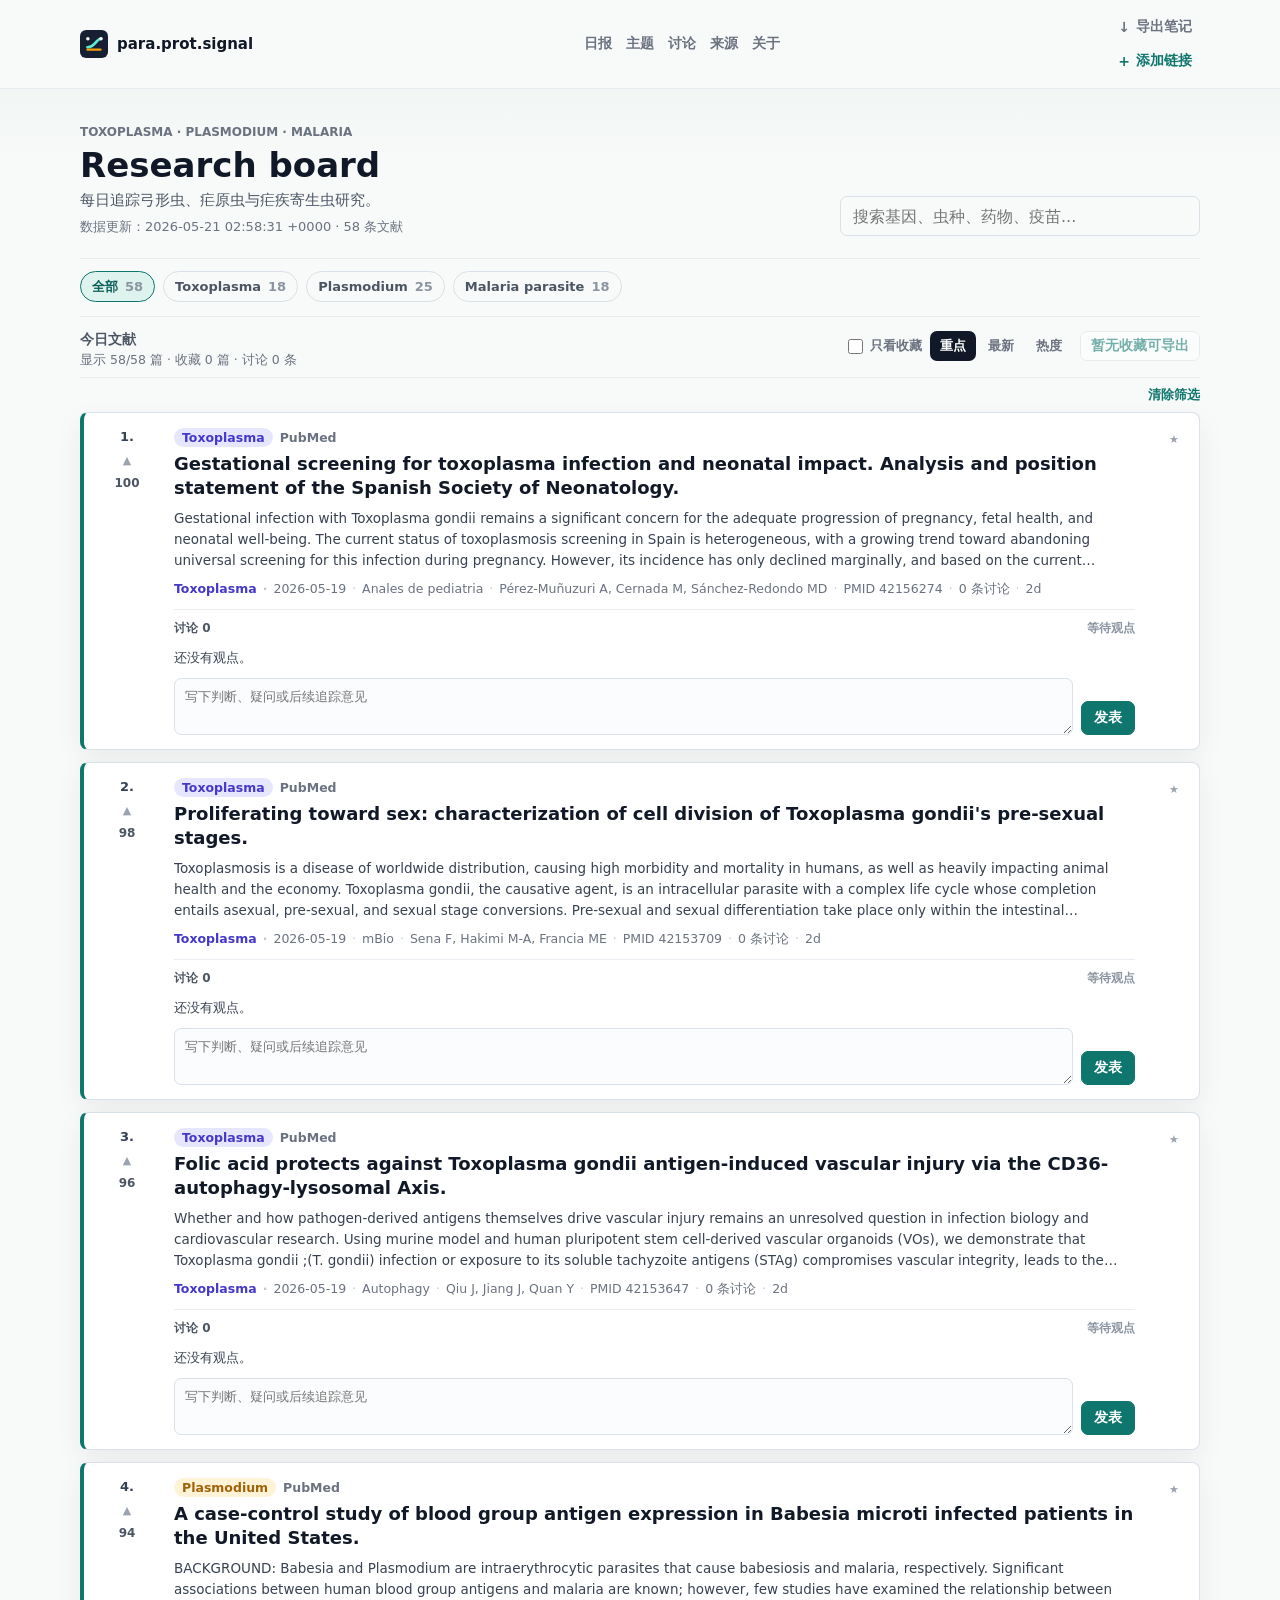
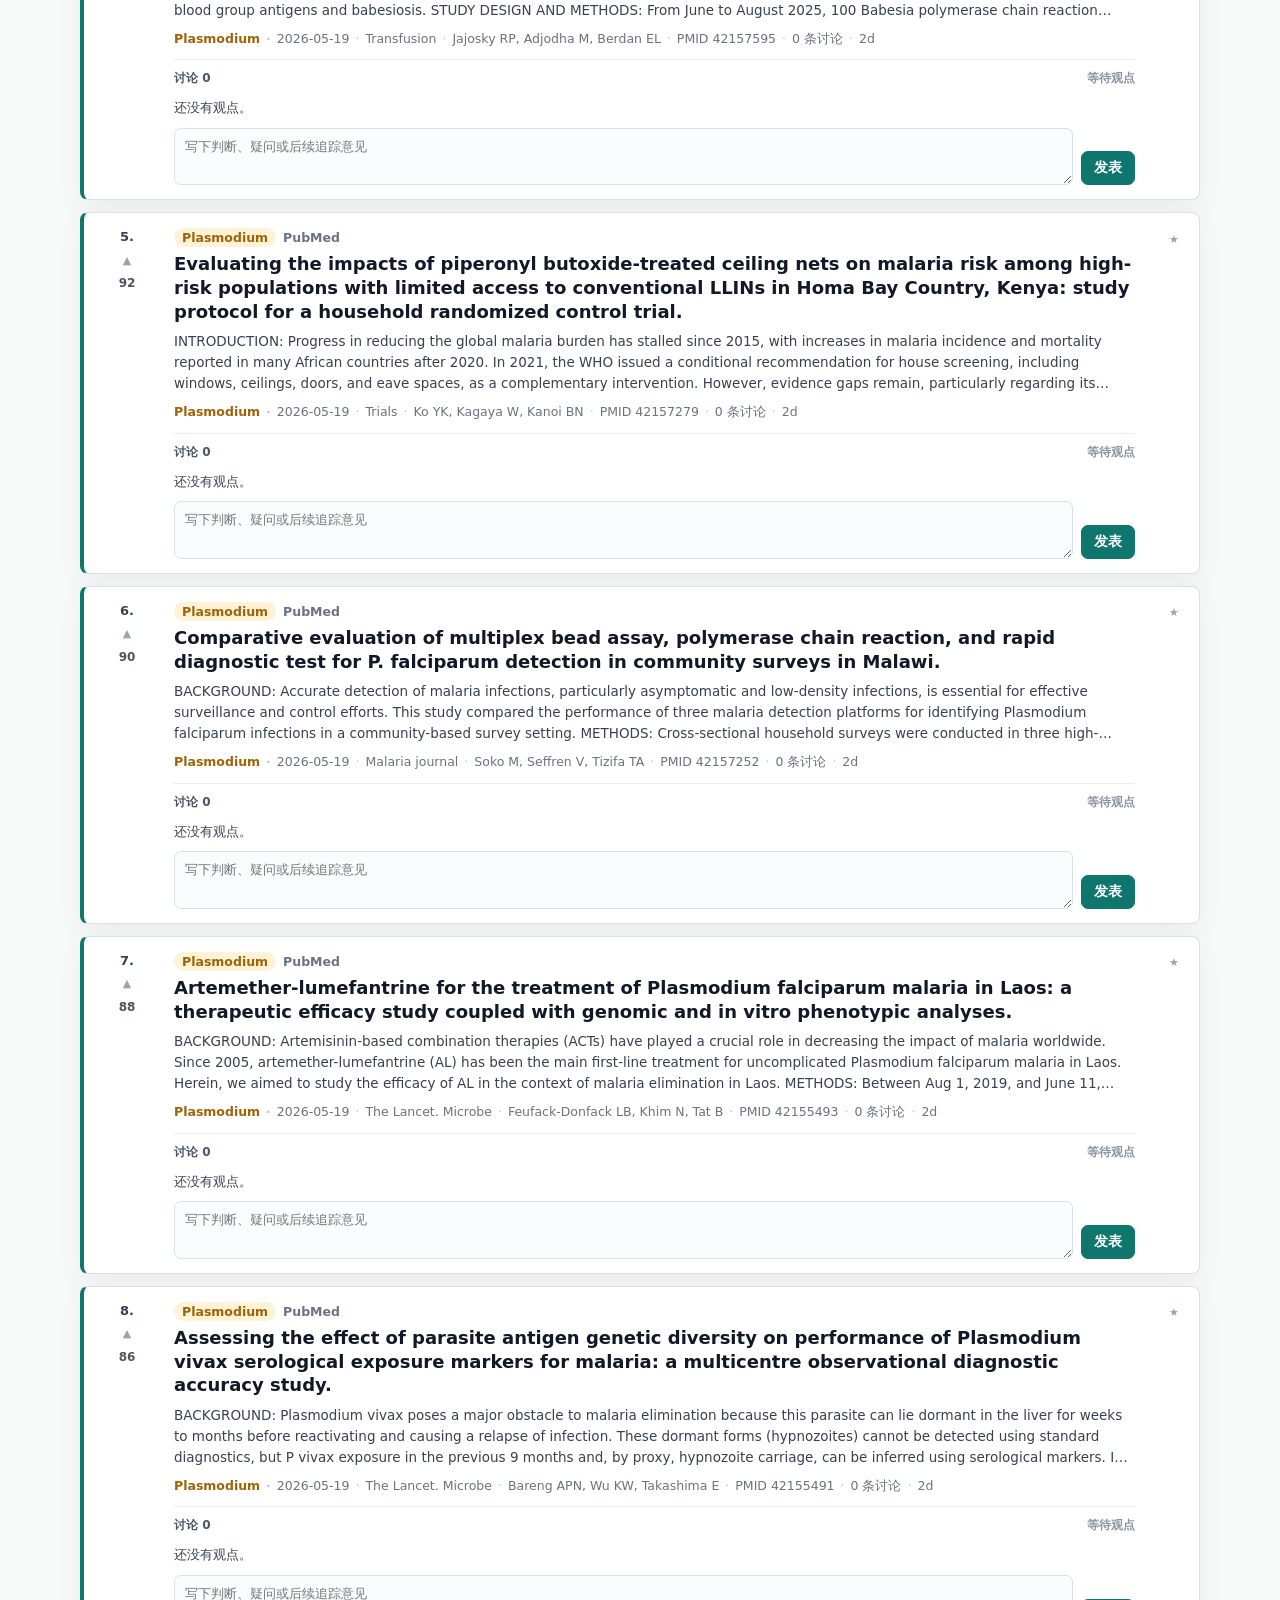
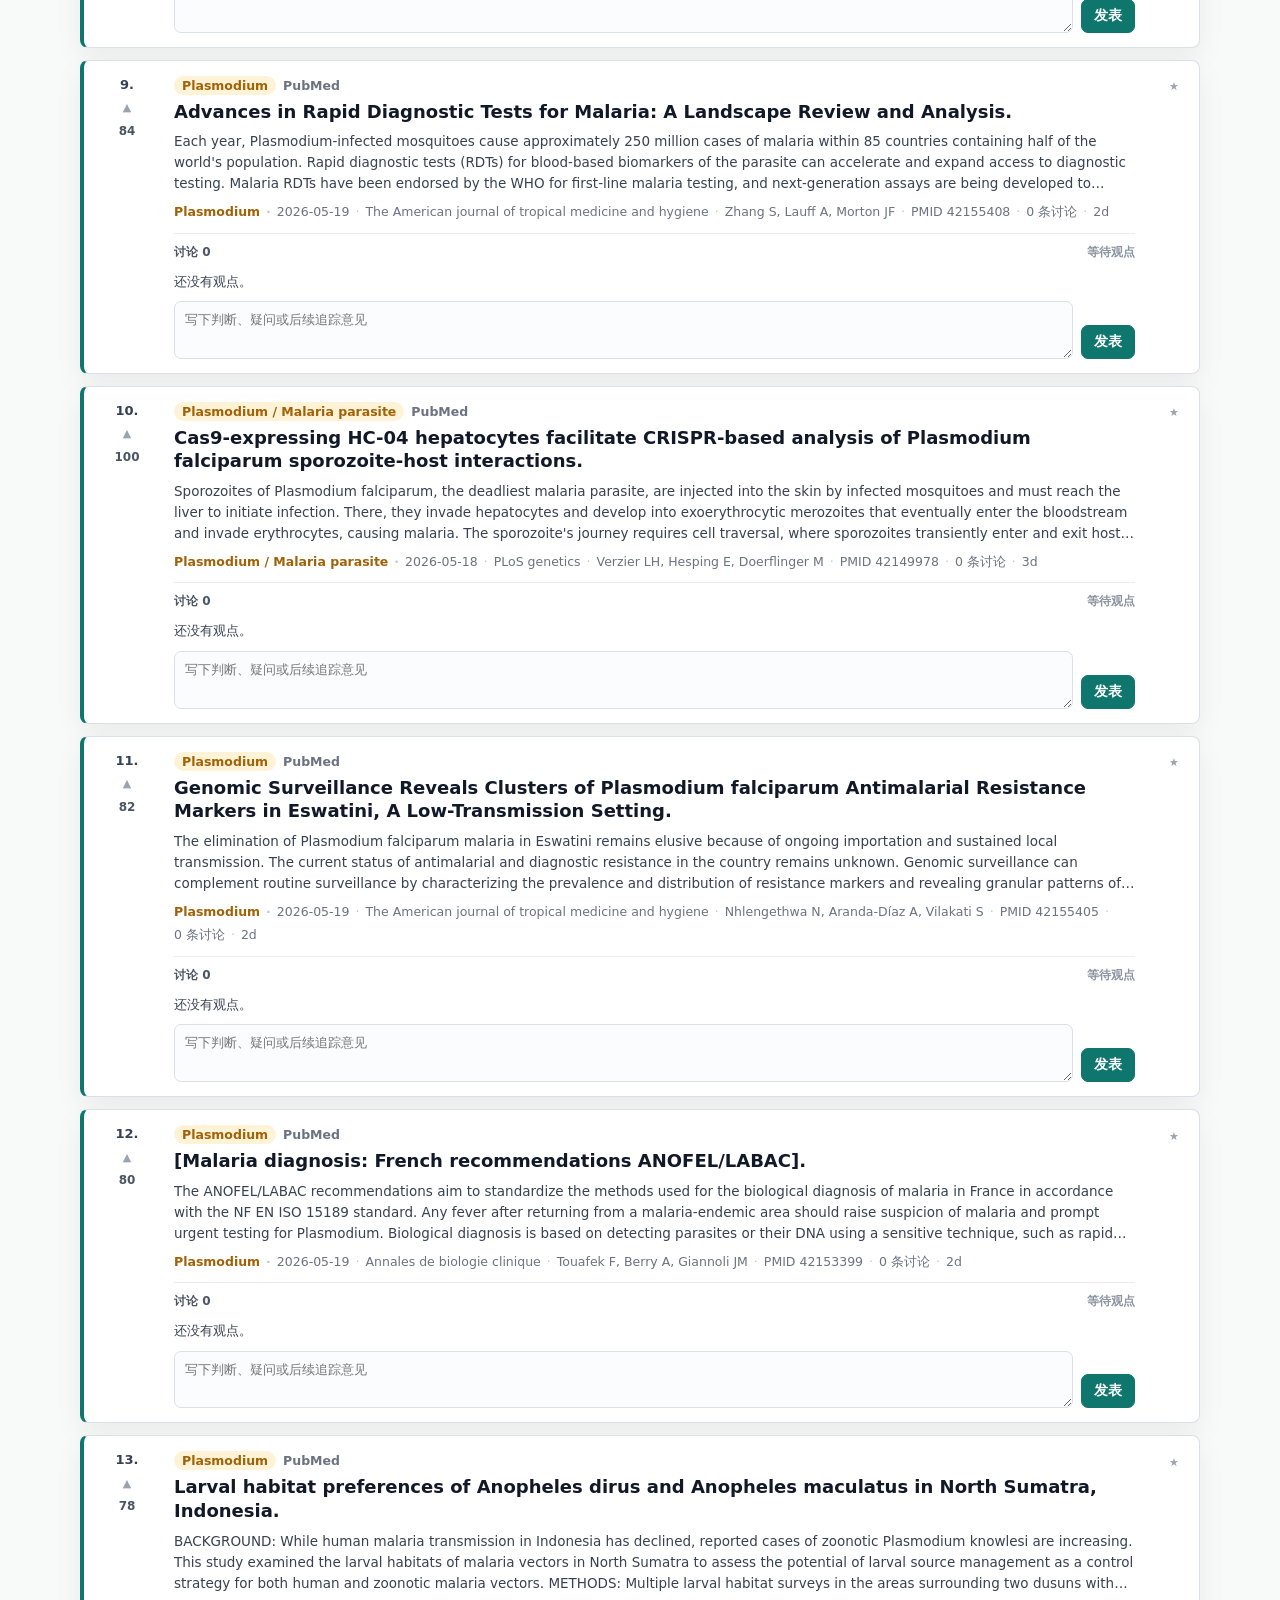
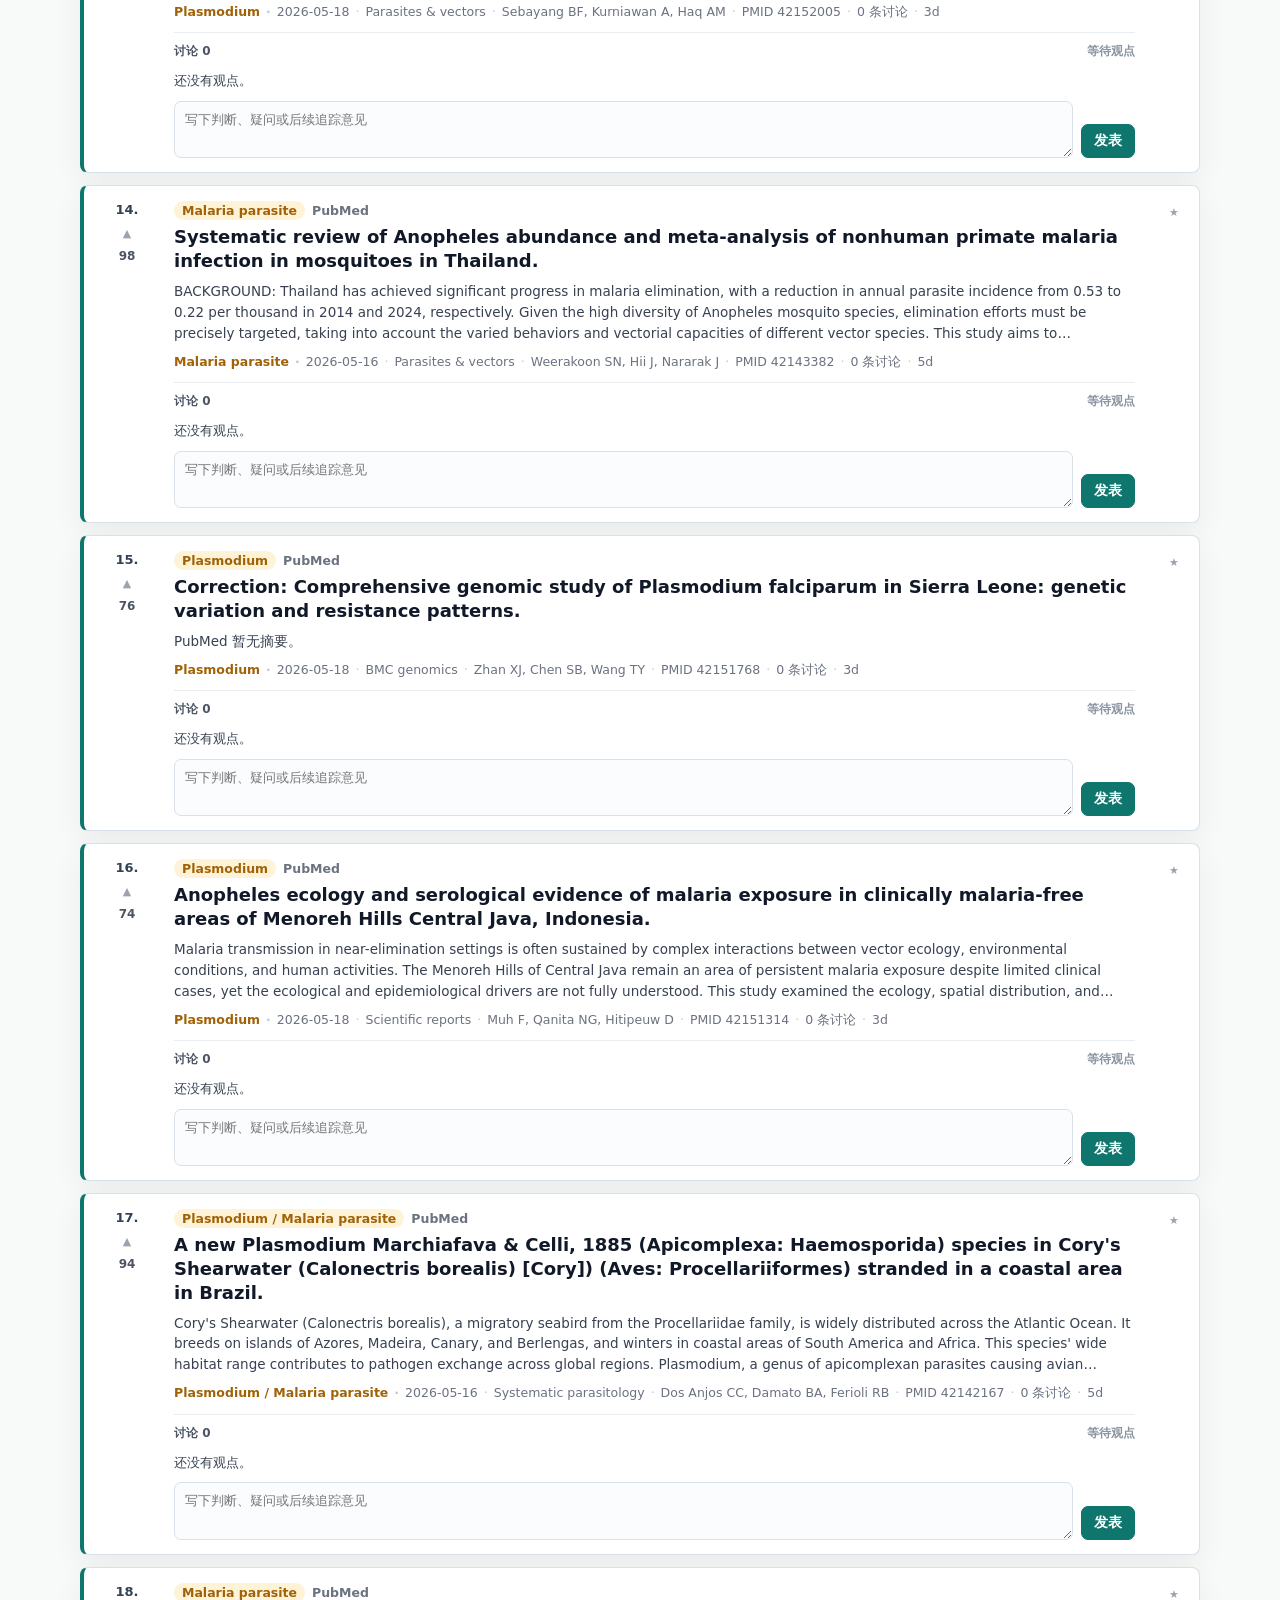
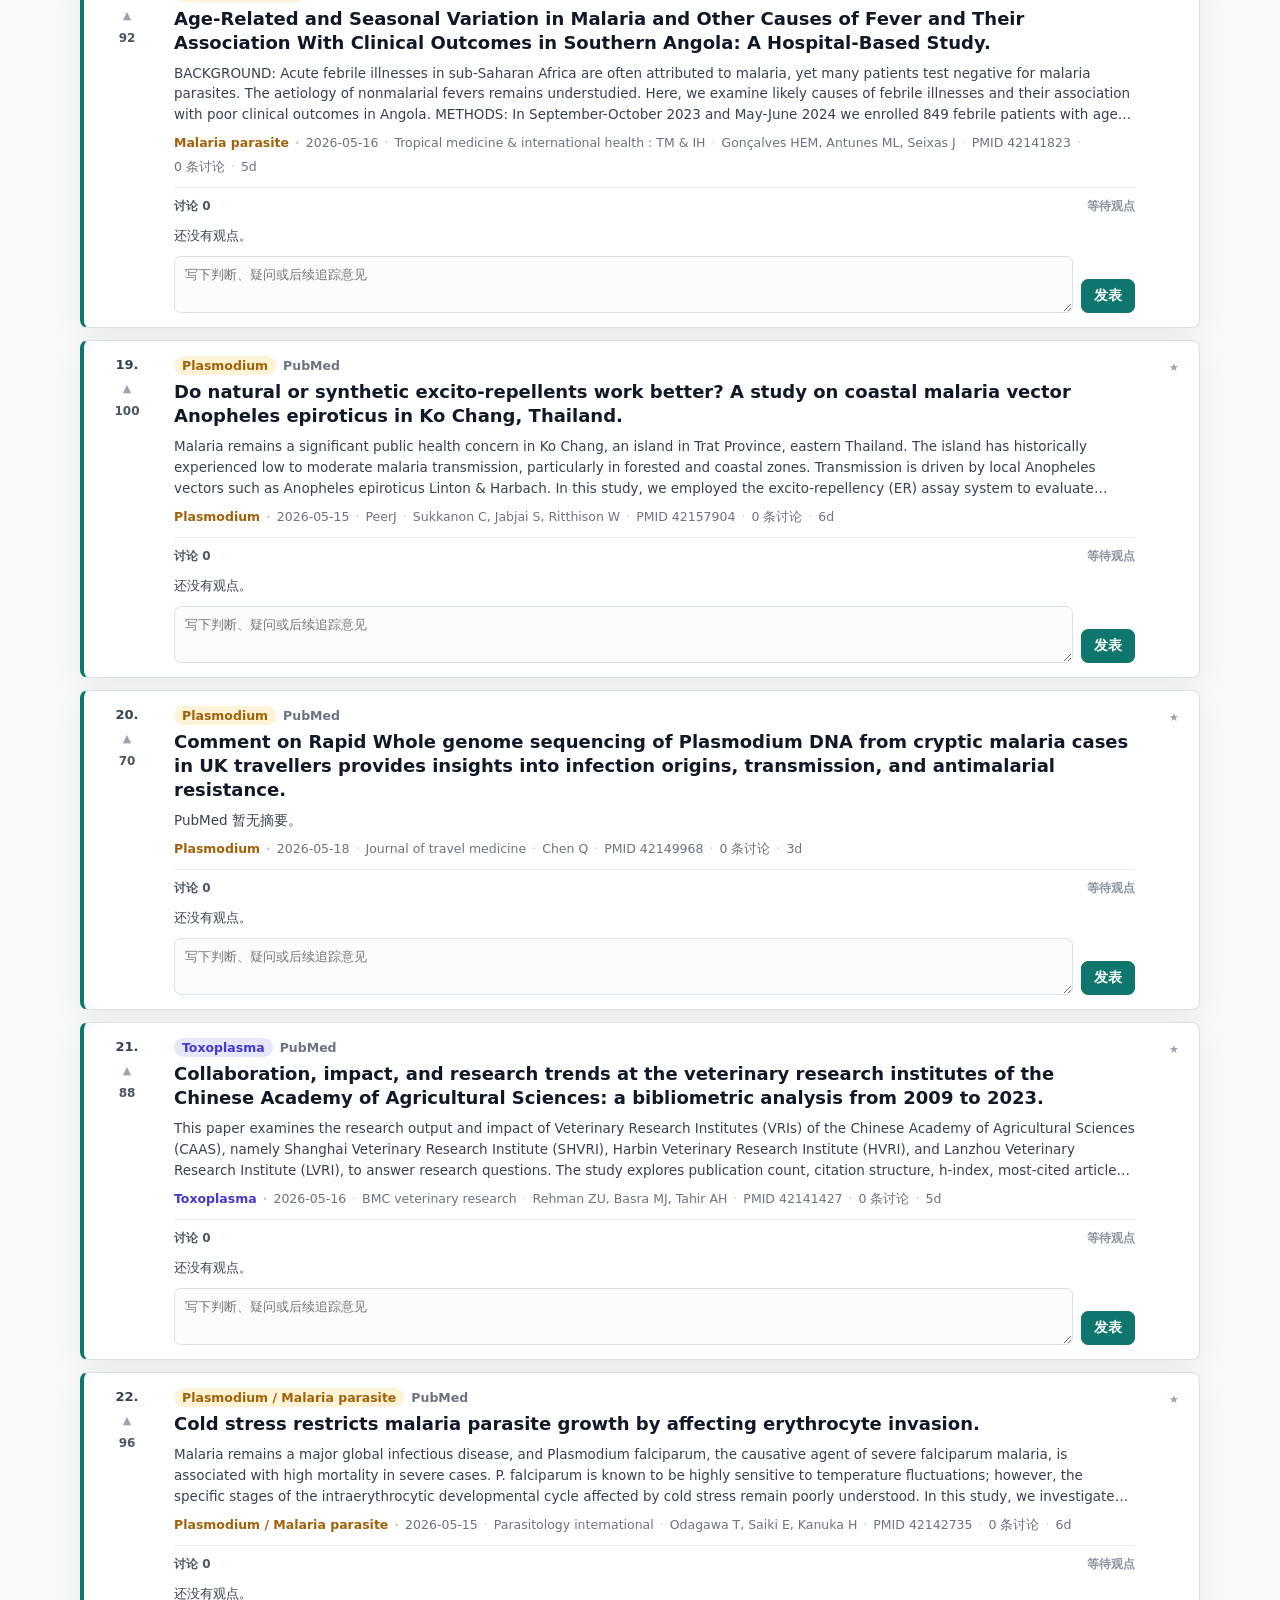
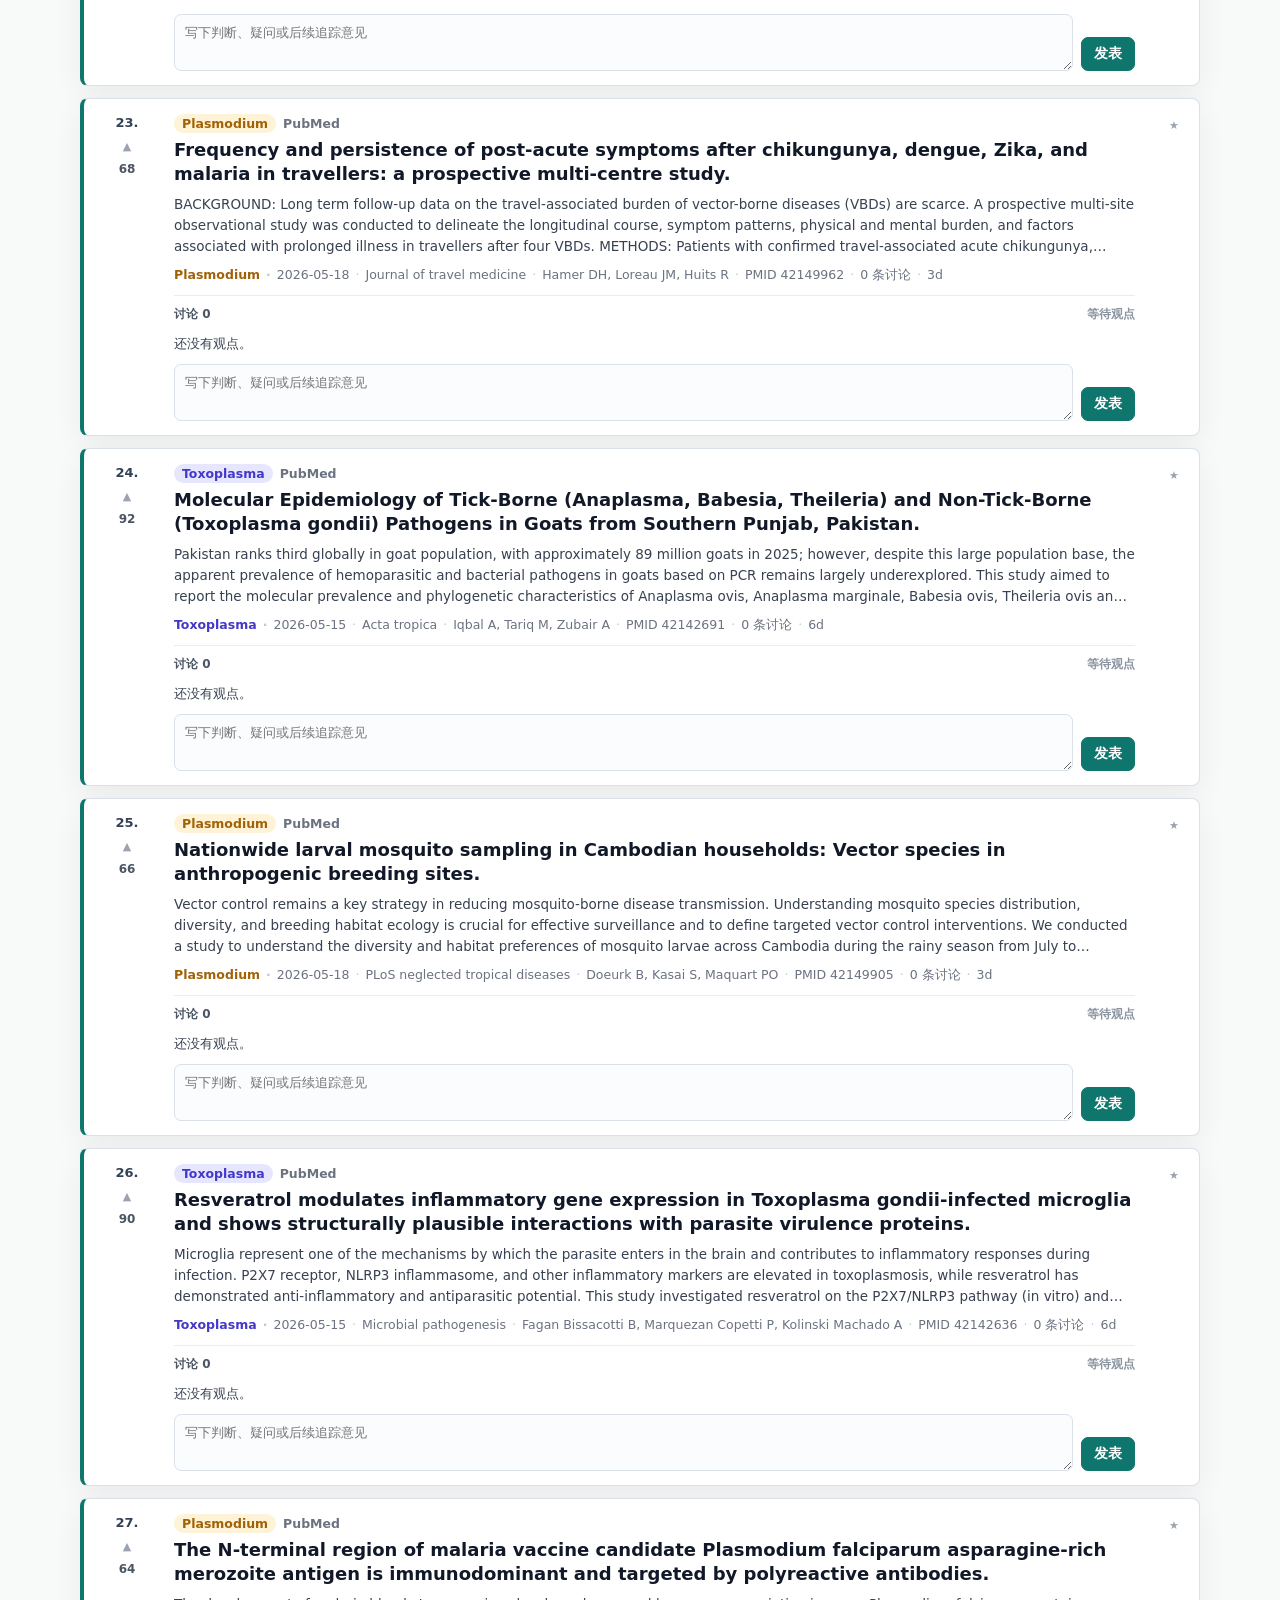
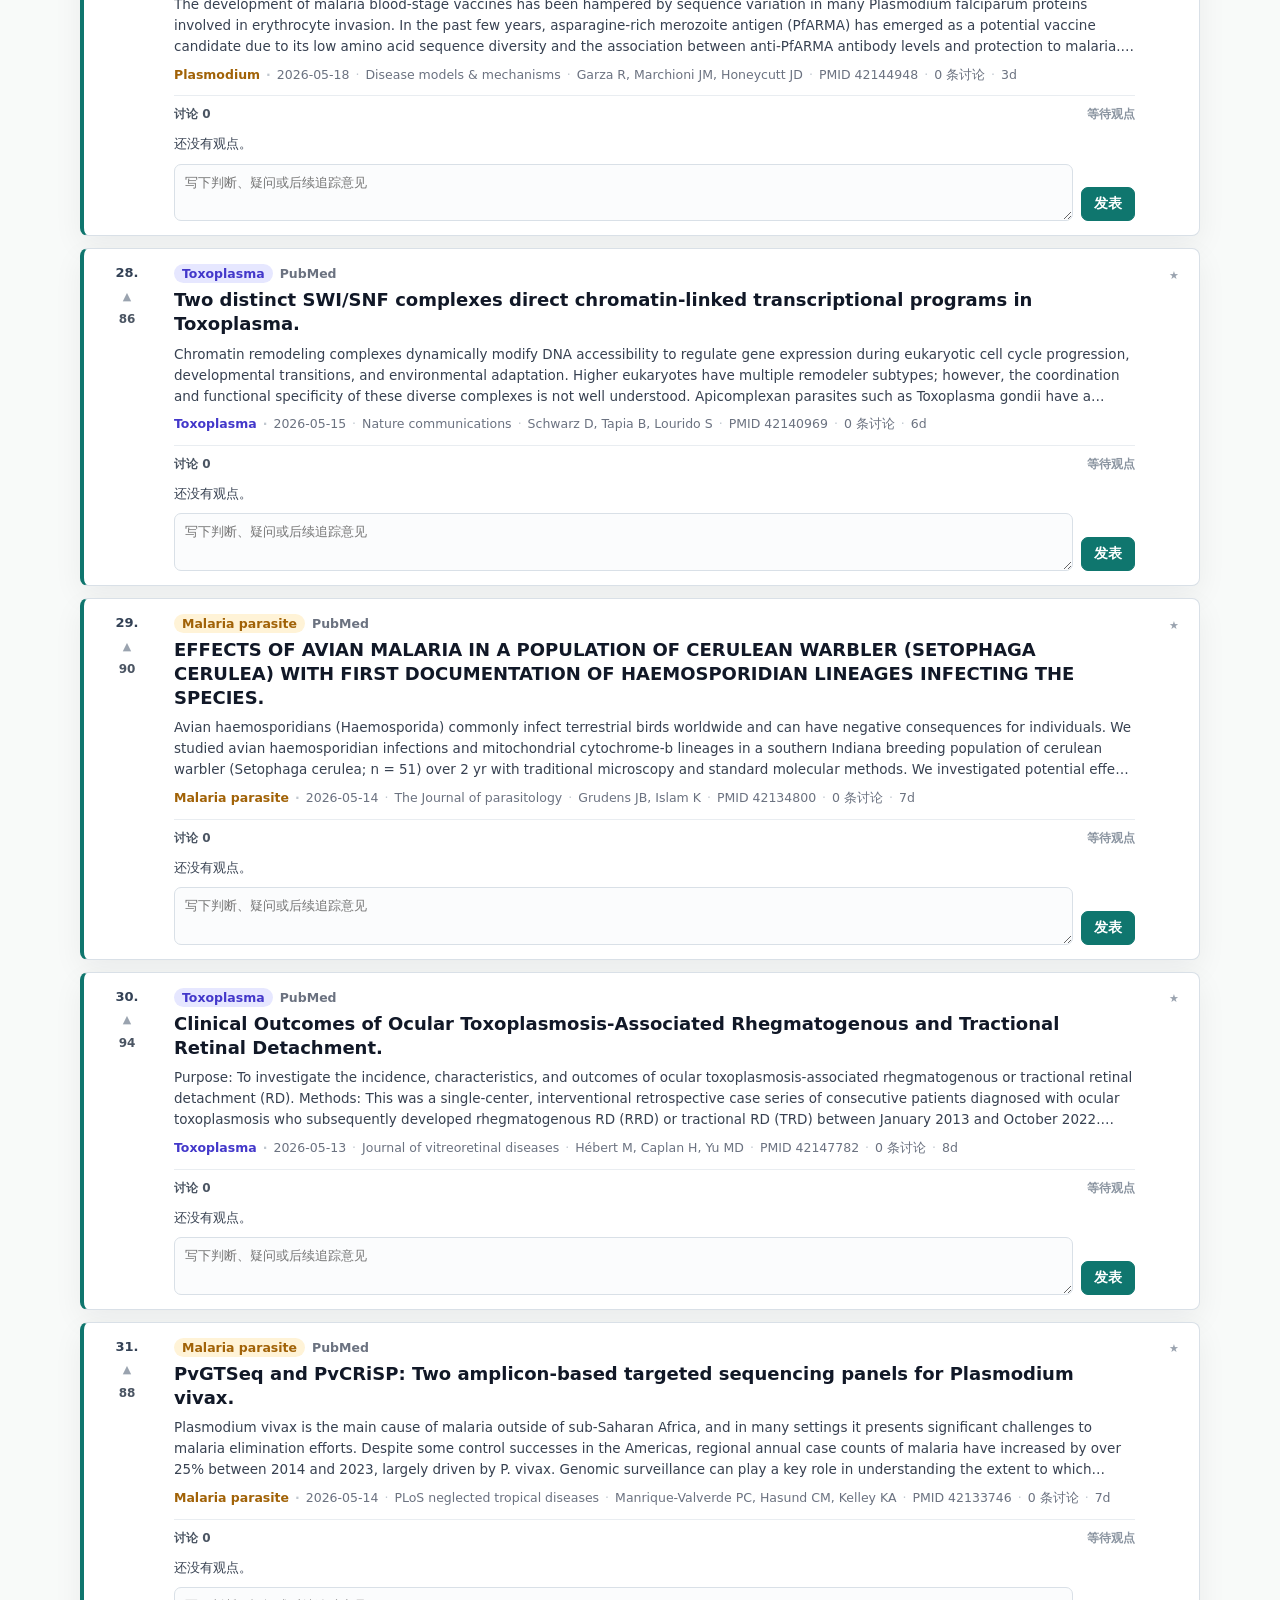
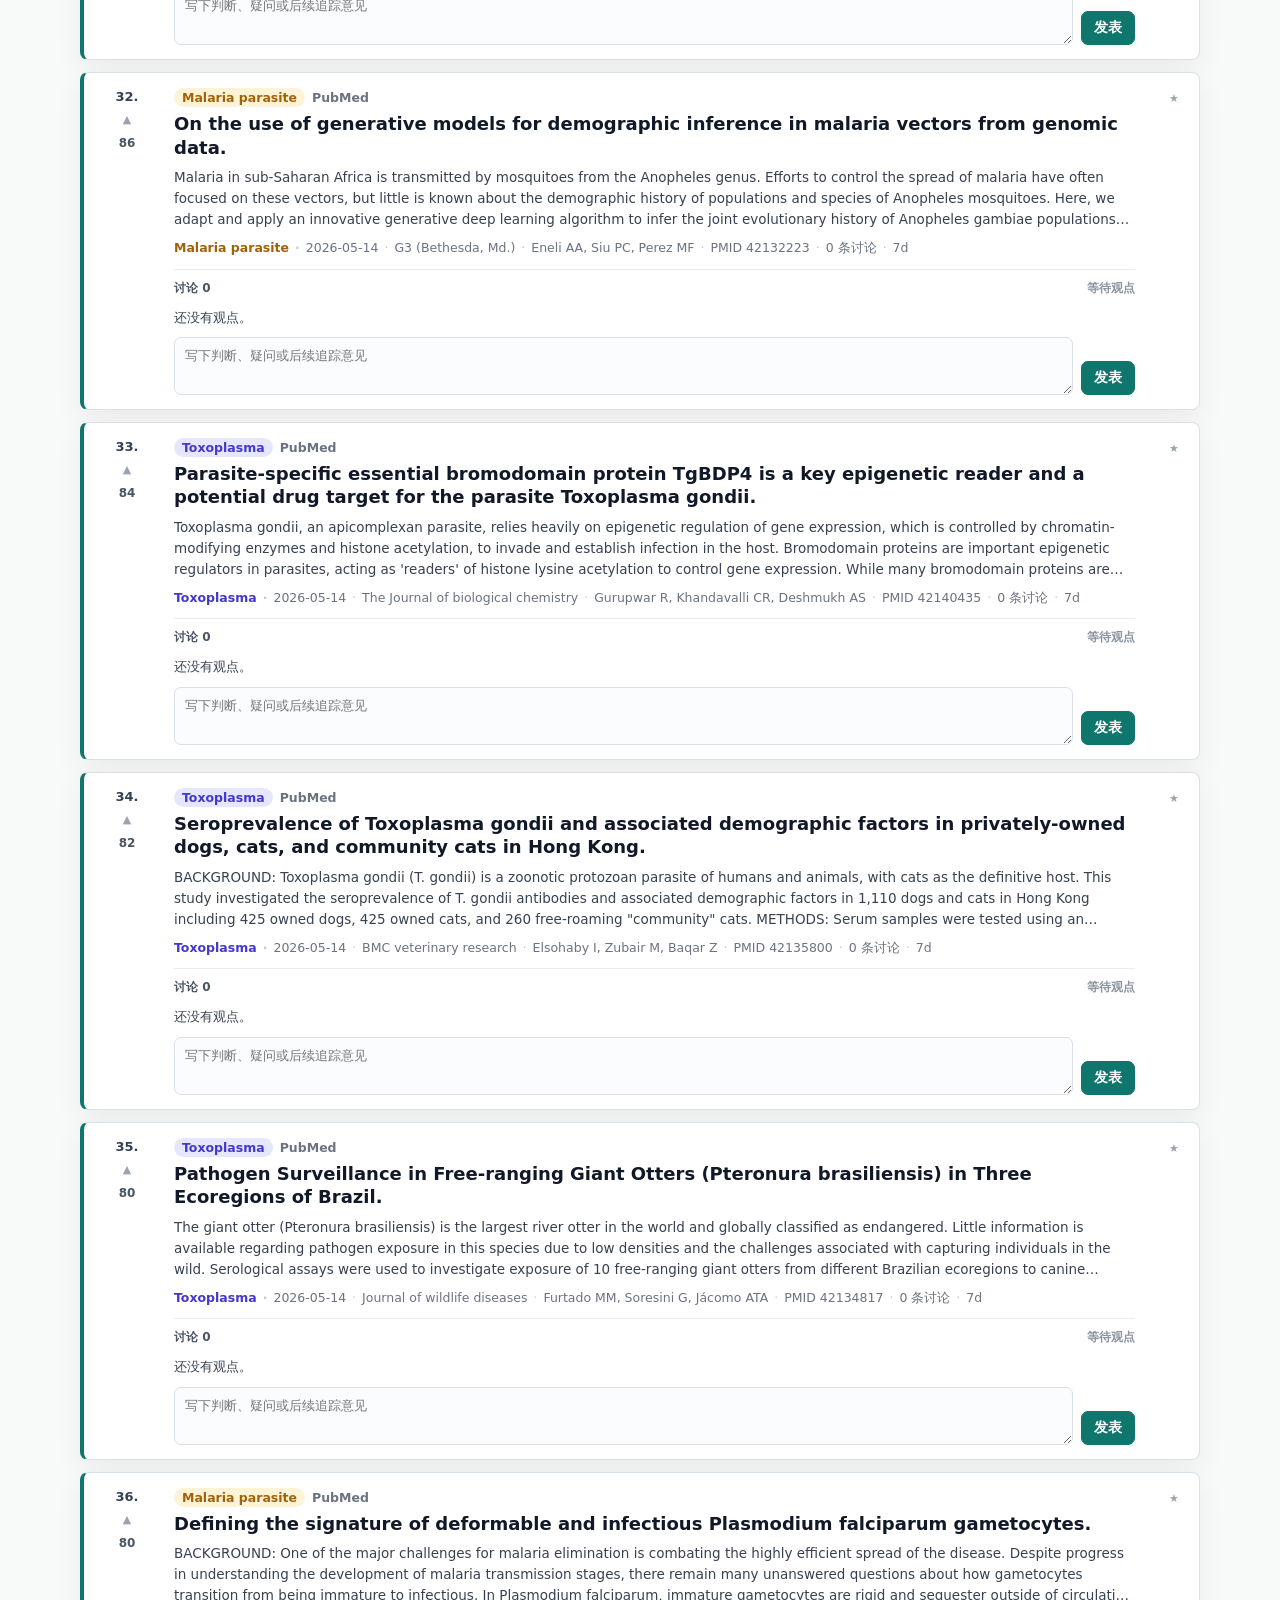
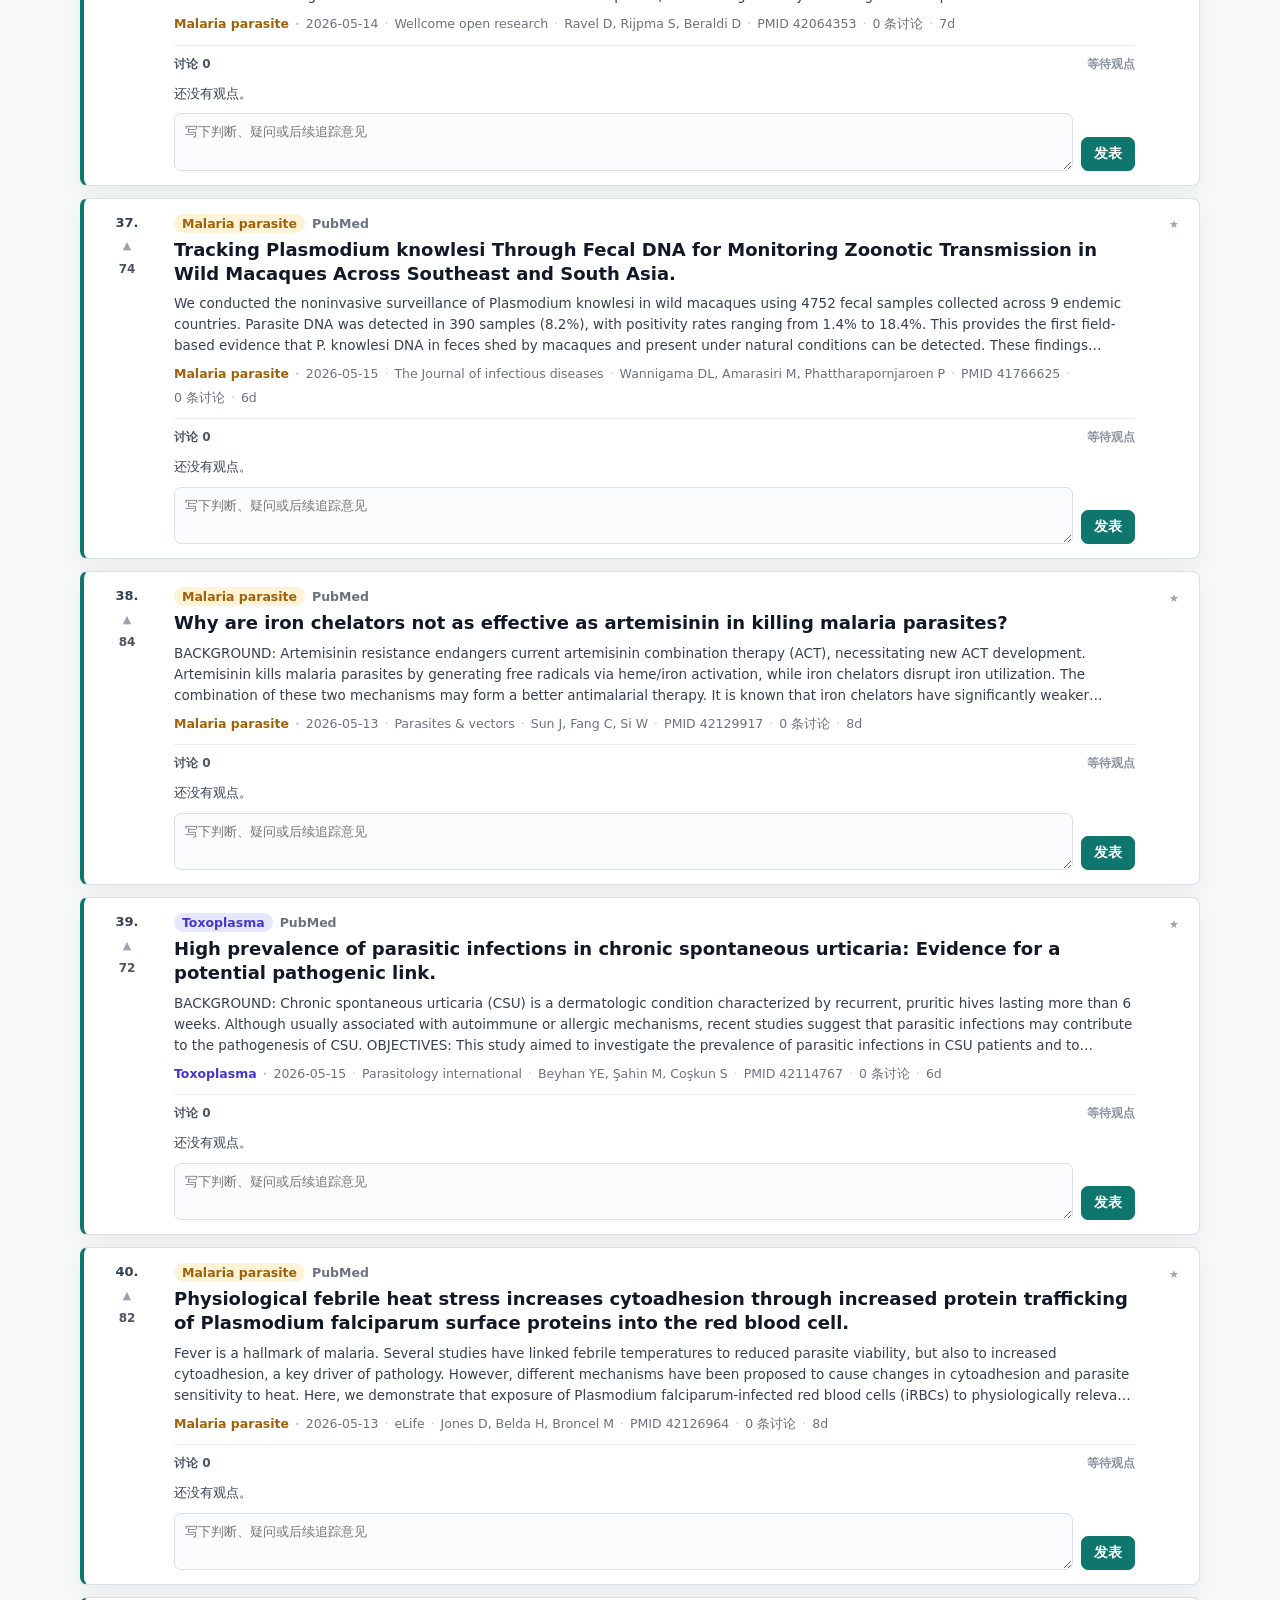
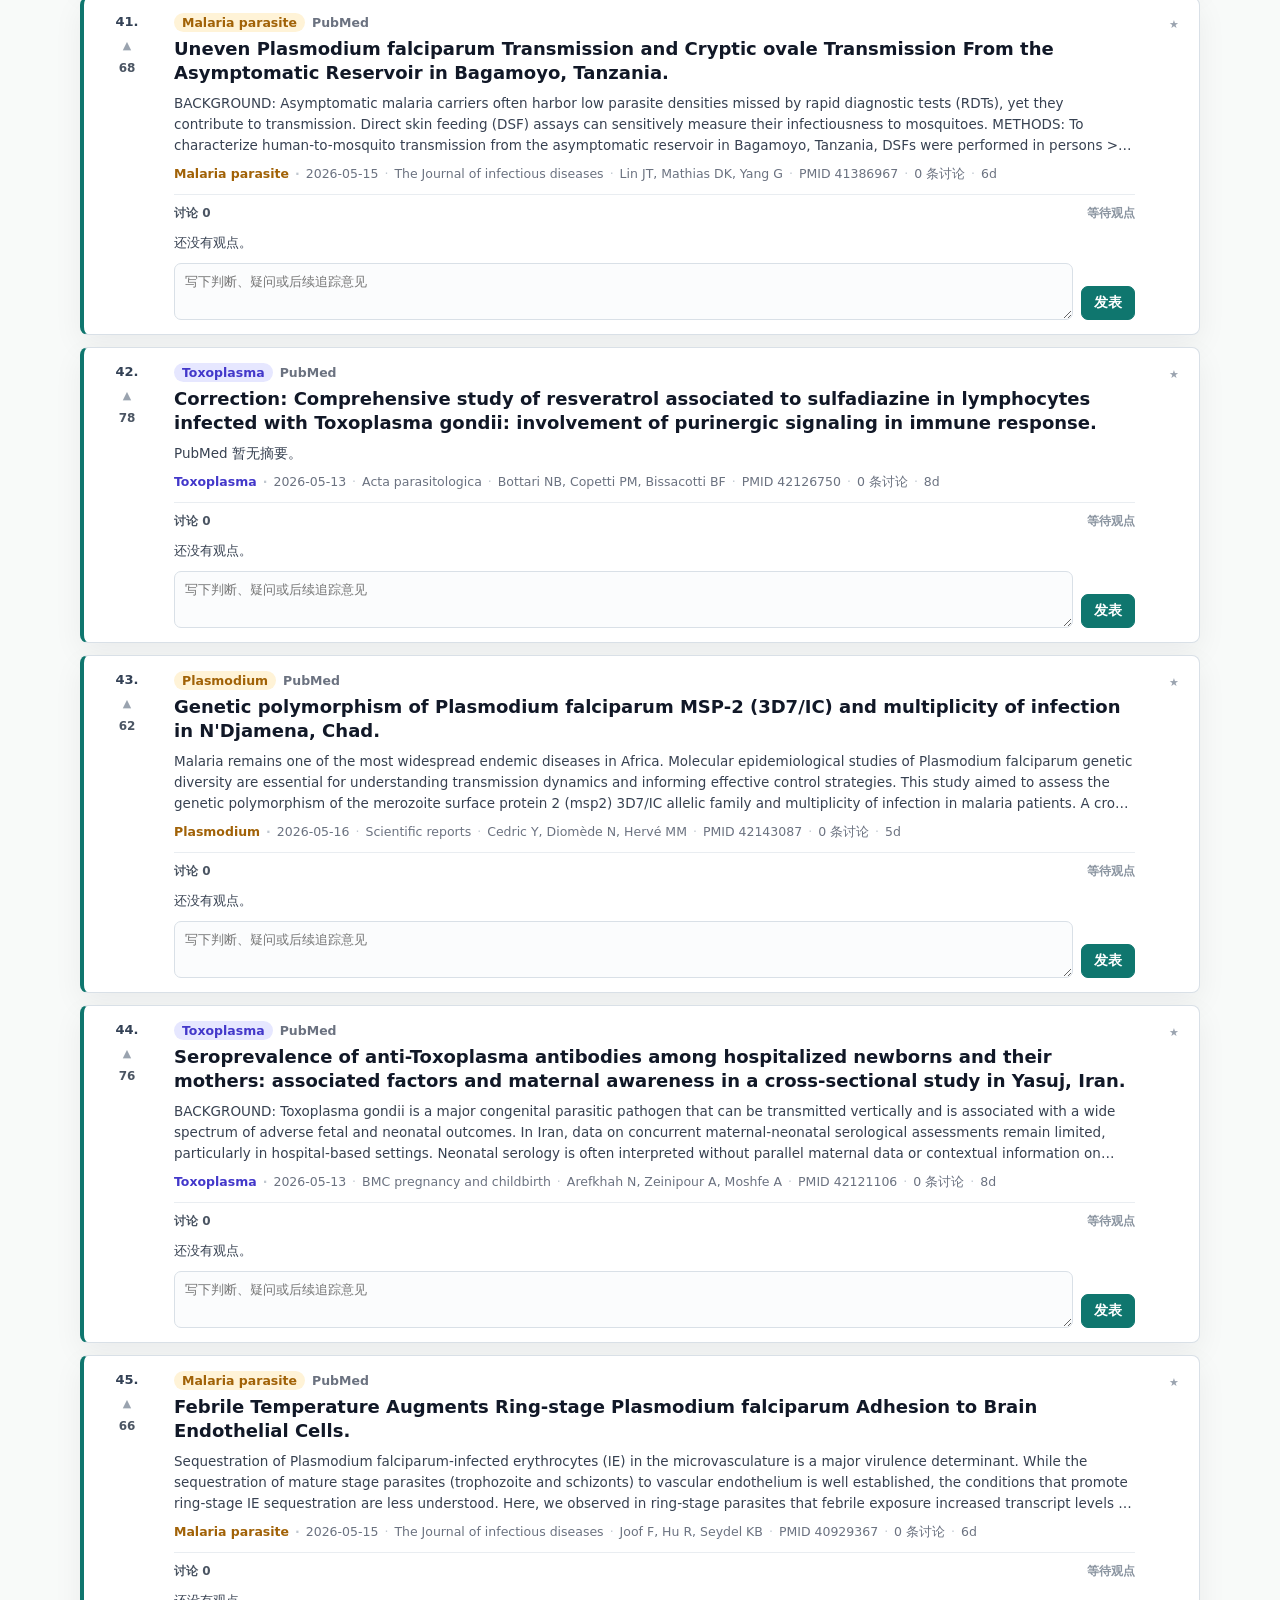
<file: index.html>
<!doctype html>
<html lang="zh-CN">
  <head>
    <meta charset="utf-8" />
    <meta name="viewport" content="width=device-width, initial-scale=1" />
    <title>para.prot.signal</title>
    <meta
      name="description"
      content="弓形虫、疟原虫和相关寄生虫方向的科研文献日报。"
    />
    <link rel="icon" href="./assets/mark.svg" />
    <link rel="stylesheet" href="./styles.css" />
  </head>
  <body>
    <header class="topbar">
      <a class="brand" href="./index.html" aria-label="para.prot.signal home">
        <img src="./assets/mark.svg" alt="" width="32" height="32" />
        <span>para.prot.signal</span>
      </a>

      <nav class="nav-links" aria-label="Primary navigation">
        <a href="#feed">日报</a>
        <a href="#tags">主题</a>
        <a href="#feed">讨论</a>
        <a href="#office">来源</a>
        <a href="#about">关于</a>
      </nav>

      <div class="topbar-actions">
        <button class="button" id="exportNotes" type="button" onclick="exportNotes()" title="导出所有笔记为 Markdown 文件">
          <span aria-hidden="true">↓</span>
          <span class="btn-label">导出笔记</span>
        </button>
        <button class="button button-primary" id="openSubmit" type="button">
          <span aria-hidden="true">+</span>
          <span>添加链接</span>
        </button>
      </div>
    </header>

    <main>
      <section class="masthead" id="about">
        <div>
          <p class="eyebrow">Toxoplasma · Plasmodium · Malaria</p>
          <h1>Research board</h1>
          <p class="lede">每日追踪弓形虫、疟原虫与疟疾寄生虫研究。</p>
          <p class="statusline" id="dataFreshness"></p>
        </div>
        <form class="searchbar" role="search">
          <label class="sr-only" for="feedSearch">搜索文献</label>
          <input id="feedSearch" type="search" placeholder="搜索基因、虫种、药物、疫苗..." />
        </form>
      </section>

      <section class="workspace" aria-label="para.prot.signal feed workspace">
        <aside class="sidebar" id="tags" aria-label="Research topics">
          <h2>主题</h2>
          <div class="tag-list" id="tagList"></div>
        </aside>

        <section class="feed-column" id="feed">
          <div class="feed-toolbar">
            <div class="feed-summary">
              <h2>今日文献</h2>
              <p class="feed-stats" id="feedStats"></p>
            </div>
            <div class="feed-actions">
              <label class="toggle-control" for="savedOnlyToggle">
                <input id="savedOnlyToggle" type="checkbox" />
                <span>只看收藏</span>
              </label>
              <div class="segmented" aria-label="Feed ranking">
                <button class="segment active" type="button" data-sort="hot">重点</button>
                <button class="segment" type="button" data-sort="recent">最新</button>
                <button class="segment" type="button" data-sort="top">热度</button>
              </div>
              <button class="button export-button" id="exportSaved" type="button">
                暂无收藏可导出
              </button>
            </div>
          </div>
          <p class="filter-hint" id="filterHint" hidden>
            <span id="filterHintText"></span>
            <button class="link-button" id="clearFilters" type="button">清除筛选</button>
          </p>

          <ol class="feed-list" id="feedList"></ol>
          <p class="empty-state" id="emptyState" hidden>没有匹配的文献。</p>
        </section>

        <aside class="rail" id="office" aria-label="Sources and topics">
          <section class="panel">
            <h2>追踪方向</h2>
            <div class="editor-row">
              <span class="avatar">T</span>
              <div>
                <strong>Toxoplasma gondii</strong>
                <span>毒力、免疫、疫苗、基因组</span>
              </div>
            </div>
            <div class="editor-row">
              <span class="avatar alt">P</span>
              <div>
                <strong>Plasmodium</strong>
                <span>疟原虫、药物抗性、传播</span>
              </div>
            </div>
            <div class="editor-row">
              <span class="avatar warm">M</span>
              <div>
                <strong>Malaria parasite</strong>
                <span>宿主互作、诊断、流行病学</span>
              </div>
            </div>
          </section>

          <section class="panel">
            <h2>数据源</h2>
            <ul class="mini-list">
              <li>PubMed / NCBI E-utilities</li>
              <li>按发布日期抓取</li>
              <li>标题、期刊、作者、摘要</li>
              <li>本地保存 research-data.js</li>
            </ul>
          </section>
        </aside>
      </section>
    </main>

    <dialog class="submit-dialog" id="submitDialog">
      <form method="dialog" class="submit-form" id="submitForm">
        <div class="dialog-head">
          <h2>添加文献或链接</h2>
          <button class="icon-button" value="cancel" aria-label="关闭" type="submit">x</button>
        </div>

        <label>
          标题
          <input name="title" required maxlength="160" />
        </label>

        <label>
          URL
          <input name="url" required type="url" placeholder="https://pubmed.ncbi.nlm.nih.gov/..." />
        </label>

        <label>
          主题
          <select name="tag">
            <option>Toxoplasma</option>
            <option>Plasmodium</option>
            <option>Malaria parasite</option>
            <option>Host immunity</option>
            <option>Vaccine</option>
          </select>
        </label>

        <div class="dialog-actions">
          <button class="button" value="cancel" type="submit">取消</button>
          <button class="button button-primary" value="submit" type="submit">添加</button>
        </div>
      </form>
    </dialog>

    <script src="./research-data.js"></script>
    <script src="./app.js"></script>
  </body>
</html>
</file>
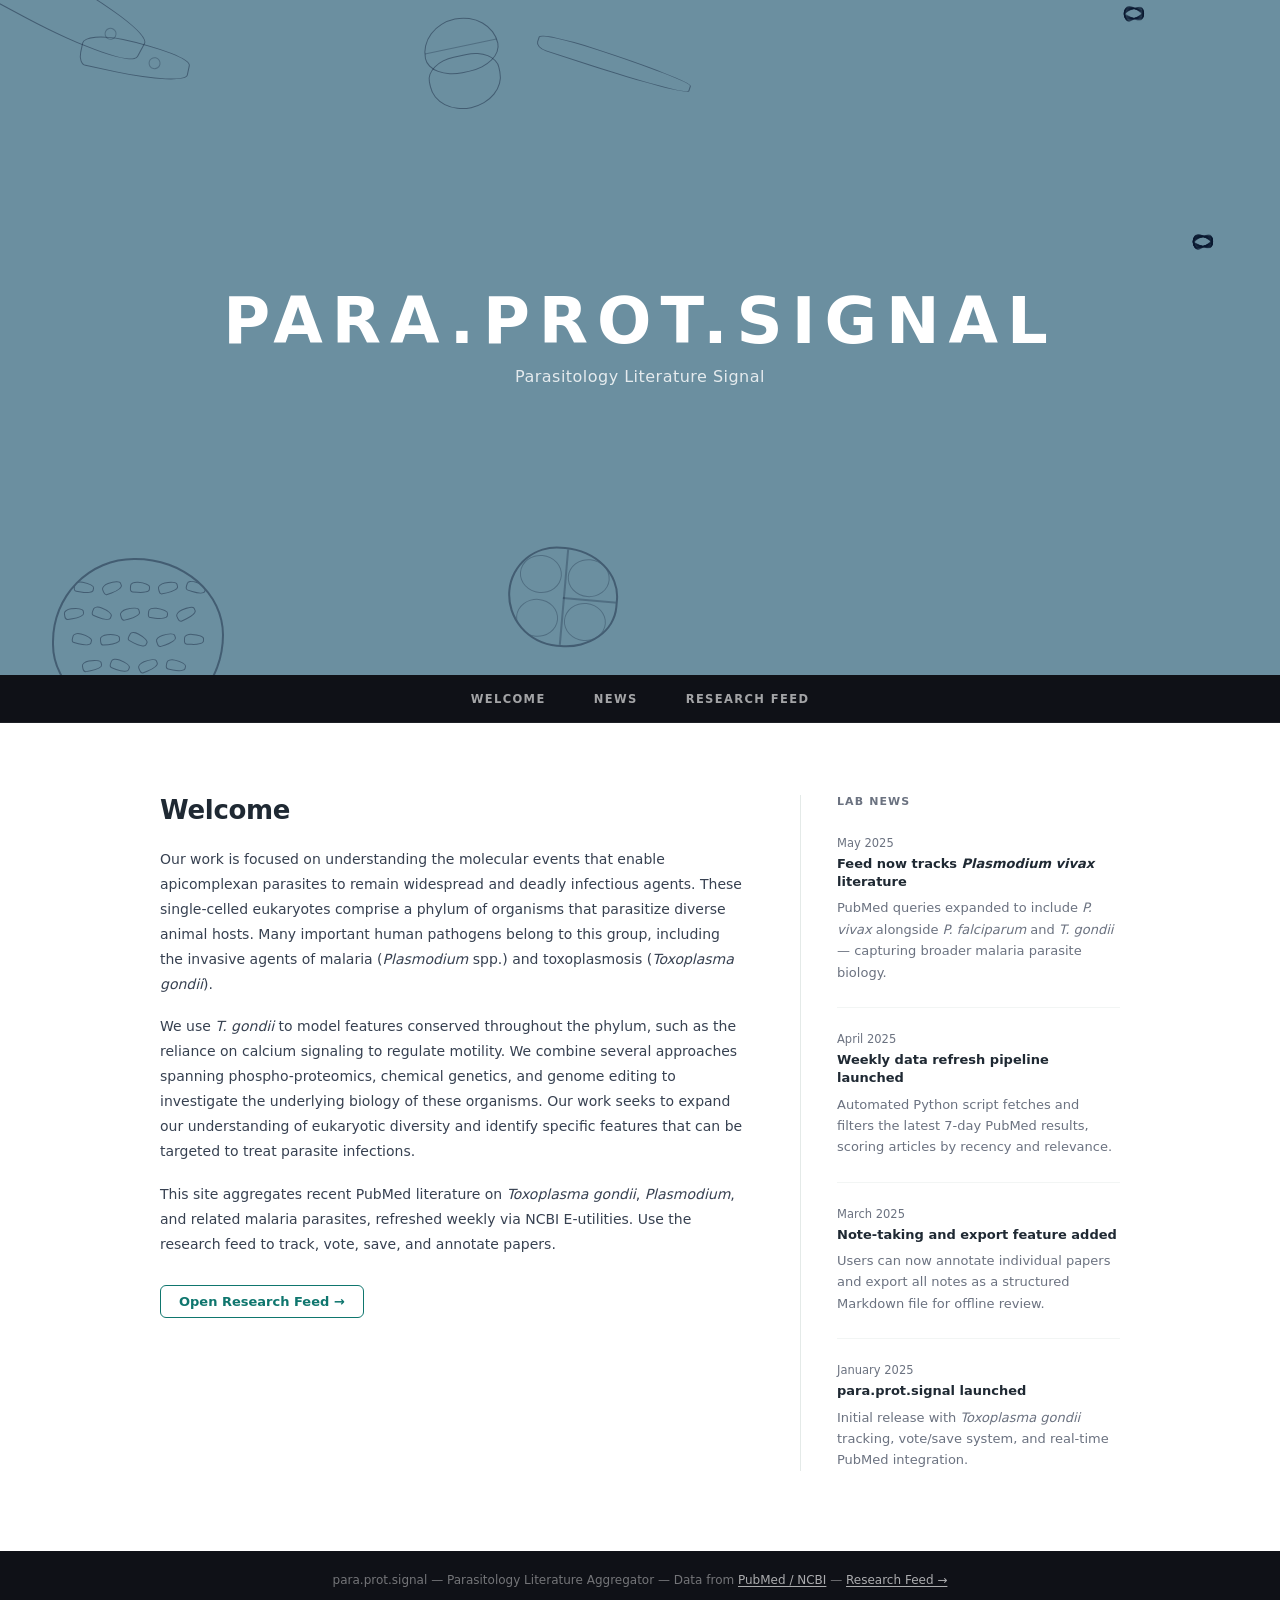
<file: lab.html>
<!doctype html>
<html lang="zh-CN">
  <head>
    <meta charset="utf-8" />
    <meta name="viewport" content="width=device-width, initial-scale=1" />
    <title>para.prot.signal — Lab</title>
    <meta name="description" content="寄生虫分子生物学研究 — Toxoplasma gondii · Plasmodium · Malaria" />
    <link rel="icon" href="./assets/mark.svg" />
    <link rel="stylesheet" href="./lab.css" />
  </head>
  <body>

    <!-- HERO: full-width with CSS bio illustration -->
    <section class="lab-hero">
      <div class="bio-canvas" aria-hidden="true">

        <!-- Top-left: large single tachyzoite -->
        <div class="sh sh-tach tach-tl"></div>

        <!-- Top-left secondary: smaller tachyzoite -->
        <div class="sh sh-tach tach-tl2"></div>

        <!-- Top-center: oocyst (two-lobed shape) -->
        <div class="sh sh-oocyst ooc-tc"></div>

        <!-- Top-center: sporozoite (thin elongated) -->
        <div class="sh sh-sporo sporo-tc"></div>

        <!-- Top-right: bradyzoite cluster (grape-bunch style) -->
        <div class="sh-cluster cluster-tr" role="presentation">
          <div class="sh sh-bz" style="--r:5deg"></div>
          <div class="sh sh-bz" style="--r:-18deg"></div>
          <div class="sh sh-bz" style="--r:22deg"></div>
          <div class="sh sh-bz" style="--r:-3deg"></div>
          <div class="sh sh-bz" style="--r:14deg"></div>
          <div class="sh sh-bz" style="--r:-25deg"></div>
          <div class="sh sh-bz" style="--r:8deg"></div>
          <div class="sh sh-bz" style="--r:-12deg"></div>
          <div class="sh sh-bz" style="--r:0deg"></div>
          <div class="sh sh-bz" style="--r:30deg"></div>
          <div class="sh sh-bz" style="--r:-9deg"></div>
          <div class="sh sh-bz" style="--r:17deg"></div>
          <div class="sh sh-bz" style="--r:-22deg"></div>
          <div class="sh sh-bz" style="--r:6deg"></div>
          <div class="sh sh-bz" style="--r:-15deg"></div>
          <div class="sh sh-bz" style="--r:20deg"></div>
        </div>

        <!-- Bottom-left: tissue cyst with bradyzoites inside -->
        <div class="sh sh-cyst cyst-bl">
          <div class="sh sh-bz"></div>
          <div class="sh sh-bz"></div>
          <div class="sh sh-bz"></div>
          <div class="sh sh-bz"></div>
          <div class="sh sh-bz"></div>
          <div class="sh sh-bz"></div>
          <div class="sh sh-bz"></div>
          <div class="sh sh-bz"></div>
          <div class="sh sh-bz"></div>
          <div class="sh sh-bz"></div>
          <div class="sh sh-bz"></div>
          <div class="sh sh-bz"></div>
          <div class="sh sh-bz"></div>
          <div class="sh sh-bz"></div>
          <div class="sh sh-bz"></div>
          <div class="sh sh-bz"></div>
          <div class="sh sh-bz"></div>
          <div class="sh sh-bz"></div>
          <div class="sh sh-bz"></div>
          <div class="sh sh-bz"></div>
        </div>

        <!-- Bottom-center: sporulated oocyst (diamond-like) -->
        <div class="sh sh-sporocyst sc-bc">
          <div class="sc-q sc-q1"></div>
          <div class="sc-q sc-q2"></div>
          <div class="sc-q sc-q3"></div>
          <div class="sc-q sc-q4"></div>
        </div>

        <!-- Right-middle: dense merozoite cluster -->
        <div class="sh-cluster cluster-rm" role="presentation">
          <div class="sh sh-bz" style="--r:-10deg"></div>
          <div class="sh sh-bz" style="--r:15deg"></div>
          <div class="sh sh-bz" style="--r:-5deg"></div>
          <div class="sh sh-bz" style="--r:22deg"></div>
          <div class="sh sh-bz" style="--r:-18deg"></div>
          <div class="sh sh-bz" style="--r:8deg"></div>
          <div class="sh sh-bz" style="--r:-25deg"></div>
          <div class="sh sh-bz" style="--r:3deg"></div>
          <div class="sh sh-bz" style="--r:19deg"></div>
          <div class="sh sh-bz" style="--r:-12deg"></div>
          <div class="sh sh-bz" style="--r:27deg"></div>
          <div class="sh sh-bz" style="--r:-7deg"></div>
          <div class="sh sh-bz" style="--r:13deg"></div>
          <div class="sh sh-bz" style="--r:-21deg"></div>
          <div class="sh sh-bz" style="--r:4deg"></div>
          <div class="sh sh-bz" style="--r:-16deg"></div>
          <div class="sh sh-bz" style="--r:24deg"></div>
          <div class="sh sh-bz" style="--r:-2deg"></div>
          <div class="sh sh-bz" style="--r:11deg"></div>
          <div class="sh sh-bz" style="--r:-28deg"></div>
          <div class="sh sh-bz" style="--r:6deg"></div>
          <div class="sh sh-bz" style="--r:-14deg"></div>
          <div class="sh sh-bz" style="--r:20deg"></div>
          <div class="sh sh-bz" style="--r:-9deg"></div>
        </div>

      </div><!-- /bio-canvas -->

      <div class="hero-content">
        <h1 class="hero-title">PARA.PROT.SIGNAL</h1>
        <p class="hero-sub">Parasitology Literature Signal</p>
      </div>
    </section>

    <!-- SECTION NAV (dark bar below hero, like Lourido Lab) -->
    <nav class="section-nav" aria-label="Page sections">
      <a href="#welcome">WELCOME</a>
      <a href="#news">NEWS</a>
      <a href="./index.html">RESEARCH FEED</a>
    </nav>

    <!-- WELCOME -->
    <section class="lab-welcome" id="welcome">
      <div class="welcome-inner">
        <div class="welcome-main">
          <h2>Welcome</h2>
          <p>
            Our work is focused on understanding the molecular events that enable apicomplexan
            parasites to remain widespread and deadly infectious agents. These single-celled
            eukaryotes comprise a phylum of organisms that parasitize diverse animal hosts. Many
            important human pathogens belong to this group, including the invasive agents of
            malaria (<em>Plasmodium</em> spp.) and toxoplasmosis (<em>Toxoplasma gondii</em>).
          </p>
          <p>
            We use <em>T. gondii</em> to model features conserved throughout the phylum, such as
            the reliance on calcium signaling to regulate motility. We combine several approaches
            spanning phospho-proteomics, chemical genetics, and genome editing to investigate the
            underlying biology of these organisms. Our work seeks to expand our understanding of
            eukaryotic diversity and identify specific features that can be targeted to treat
            parasite infections.
          </p>
          <p>
            This site aggregates recent PubMed literature on <em>Toxoplasma gondii</em>,
            <em>Plasmodium</em>, and related malaria parasites, refreshed weekly via NCBI
            E-utilities. Use the research feed to track, vote, save, and annotate papers.
          </p>
          <a href="./index.html" class="cta-link">Open Research Feed →</a>
        </div>

        <div class="news-panel" id="news">
          <h3>Lab News</h3>

          <div class="news-item">
            <p class="news-date">May 2025</p>
            <p class="news-headline">Feed now tracks <em>Plasmodium vivax</em> literature</p>
            <p class="news-body">
              PubMed queries expanded to include <em>P. vivax</em> alongside
              <em>P. falciparum</em> and <em>T. gondii</em> — capturing broader
              malaria parasite biology.
            </p>
          </div>

          <div class="news-item">
            <p class="news-date">April 2025</p>
            <p class="news-headline">Weekly data refresh pipeline launched</p>
            <p class="news-body">
              Automated Python script fetches and filters the latest 7-day PubMed
              results, scoring articles by recency and relevance.
            </p>
          </div>

          <div class="news-item">
            <p class="news-date">March 2025</p>
            <p class="news-headline">Note-taking and export feature added</p>
            <p class="news-body">
              Users can now annotate individual papers and export all notes as a
              structured Markdown file for offline review.
            </p>
          </div>

          <div class="news-item">
            <p class="news-date">January 2025</p>
            <p class="news-headline">para.prot.signal launched</p>
            <p class="news-body">
              Initial release with <em>Toxoplasma gondii</em> tracking, vote/save
              system, and real-time PubMed integration.
            </p>
          </div>
        </div>
      </div>
    </section>

    <!-- FOOTER -->
    <footer class="lab-footer">
      <p>
        para.prot.signal &mdash; Parasitology Literature Aggregator &mdash;
        Data from <a href="https://pubmed.ncbi.nlm.nih.gov/" target="_blank" rel="noopener">PubMed / NCBI</a>
        &mdash; <a href="./index.html">Research Feed →</a>
      </p>
    </footer>

  </body>
</html>
</file>
<file: styles.css>
:root {
  color-scheme: light;
  --bg: #f8faf9;
  --text: #1f2933;
  --muted: #6b7280;
  --faint: #8b95a1;
  --line: #d9e0e7;
  --line-soft: #e9edf1;
  --surface: #ffffff;
  --surface-tint: #fbfcfd;
  --accent: #0f766e;
  --accent-soft: #dff3ee;
  --indigo: #4338ca;
  --indigo-soft: #e6e7ff;
  --amber: #a16207;
  --amber-soft: #fff3d7;
  --rose: #be123c;
  --rose-soft: #ffe4ec;
  --radius: 7px;
  font-family:
    Inter, ui-sans-serif, system-ui, -apple-system, BlinkMacSystemFont, "Segoe UI",
    sans-serif;
}

* {
  box-sizing: border-box;
}

html {
  scroll-behavior: smooth;
}

body {
  min-width: 320px;
  margin: 0;
  background:
    linear-gradient(180deg, rgba(15, 118, 110, 0.06), transparent 170px),
    var(--bg);
  color: var(--text);
}

a {
  color: inherit;
  text-decoration: none;
}

button,
input,
select {
  font: inherit;
}

button {
  cursor: pointer;
}

.sr-only {
  position: absolute;
  width: 1px;
  height: 1px;
  padding: 0;
  margin: -1px;
  overflow: hidden;
  clip: rect(0, 0, 0, 0);
  border: 0;
}

.topbar {
  position: sticky;
  top: 0;
  z-index: 20;
  display: grid;
  grid-template-columns: auto 1fr auto;
  align-items: center;
  gap: 20px;
  min-height: 54px;
  padding: 10px max(18px, calc((100vw - 1120px) / 2));
  border-bottom: 1px solid var(--line-soft);
  background: rgba(248, 250, 249, 0.94);
  backdrop-filter: blur(12px);
}

.brand,
.nav-links,
.button,
.segmented,
.feed-actions,
.item-topline,
.meta,
.tag-pill,
.toggle-control,
.filter-hint,
.thread-head,
.comment-actions,
.score-control,
.dialog-head,
.dialog-actions {
  display: flex;
  align-items: center;
}

.brand {
  gap: 9px;
  min-width: 0;
  color: #111827;
  font-size: 15px;
  font-weight: 800;
}

.brand img {
  width: 28px;
  height: 28px;
  flex: 0 0 auto;
}

.nav-links {
  justify-content: center;
  gap: 14px;
}

.nav-links a,
.button {
  color: var(--muted);
  font-size: 14px;
  font-weight: 650;
}

.nav-links a:hover,
.button:hover {
  color: var(--accent);
}

.button {
  min-height: 34px;
  justify-content: center;
  gap: 6px;
  border: 0;
  border-radius: var(--radius);
  background: transparent;
  padding: 0 8px;
}

.button-primary {
  color: var(--accent);
}

.button:disabled {
  cursor: not-allowed;
  opacity: 0.56;
}

main {
  width: min(1120px, calc(100vw - 36px));
  margin: 0 auto;
  padding: 30px 0 56px;
}

.masthead {
  display: grid;
  grid-template-columns: minmax(0, 1fr) minmax(260px, 360px);
  gap: 24px;
  align-items: end;
  padding: 6px 0 22px;
}

.eyebrow,
.statusline,
.source,
.why,
.meta,
.editor-row span,
.mini-list {
  color: var(--muted);
}

.eyebrow {
  margin: 0 0 8px;
  font-size: 12px;
  font-weight: 800;
  letter-spacing: 0;
  text-transform: uppercase;
}

h1,
h2,
h3,
p {
  margin-top: 0;
}

h1 {
  margin-bottom: 7px;
  color: #111827;
  font-size: 34px;
  line-height: 1.1;
  letter-spacing: 0;
}

.lede {
  margin: 0;
  color: #4b5563;
  font-size: 15px;
}

.statusline {
  margin: 8px 0 0;
  font-size: 13px;
}

h2 {
  margin-bottom: 10px;
  font-size: 13px;
  letter-spacing: 0;
  text-transform: uppercase;
  color: var(--faint);
}

.searchbar input,
.submit-form input,
.submit-form select {
  width: 100%;
  min-height: 40px;
  border: 1px solid var(--line);
  border-radius: var(--radius);
  background: var(--surface);
  color: var(--text);
  padding: 0 12px;
  outline: none;
}

.searchbar input {
  background: transparent;
}

.searchbar input:focus,
.submit-form input:focus,
.submit-form select:focus {
  border-color: var(--accent);
  box-shadow: 0 0 0 3px rgba(15, 118, 110, 0.12);
}

.workspace {
  display: block;
}

.sidebar {
  padding: 12px 0 14px;
  border-top: 1px solid var(--line-soft);
  border-bottom: 1px solid var(--line-soft);
}

.sidebar h2 {
  display: none;
}

.tag-list {
  display: flex;
  flex-wrap: wrap;
  gap: 8px;
}

.tag-pill {
  min-height: 31px;
  justify-content: center;
  gap: 7px;
  border: 1px solid var(--line);
  border-radius: 999px;
  background: transparent;
  color: #4b5563;
  padding: 0 11px;
  font-size: 13px;
  font-weight: 700;
}

.tag-pill span:last-child {
  color: var(--faint);
  font-weight: 700;
}

.tag-pill:hover,
.tag-pill.active {
  border-color: var(--accent);
  background: var(--accent-soft);
  color: #0b5f59;
}

.feed-column {
  min-width: 0;
}

.feed-toolbar {
  display: flex;
  justify-content: space-between;
  gap: 16px;
  align-items: flex-start;
  padding: 14px 0 8px;
}

.feed-summary {
  min-width: 160px;
}

.feed-toolbar h2 {
  margin: 0;
  color: #4b5563;
  font-size: 14px;
  text-transform: none;
}

.feed-stats {
  margin: 3px 0 0;
  color: var(--muted);
  font-size: 12.5px;
}

.feed-actions {
  justify-content: flex-end;
  flex-wrap: wrap;
  gap: 8px;
}

.toggle-control {
  min-height: 30px;
  gap: 7px;
  color: var(--muted);
  font-size: 13px;
  font-weight: 750;
  white-space: nowrap;
}

.toggle-control input {
  width: 15px;
  height: 15px;
  margin: 0;
  accent-color: var(--accent);
}

.segmented {
  gap: 2px;
}

.segment {
  min-height: 30px;
  border: 0;
  border-radius: var(--radius);
  background: transparent;
  color: var(--muted);
  padding: 0 10px;
  font-size: 13px;
  font-weight: 750;
}

.segment:hover,
.segment.active {
  background: #111827;
  color: #ffffff;
}

.export-button {
  min-height: 30px;
  border: 1px solid var(--line);
  background: var(--surface);
  color: var(--accent);
  padding: 0 10px;
  white-space: nowrap;
}

.export-button:not(:disabled):hover {
  border-color: var(--accent);
  background: var(--accent-soft);
}

.filter-hint {
  justify-content: space-between;
  gap: 10px;
  margin: 0 0 8px;
  border-top: 1px solid var(--line-soft);
  color: var(--muted);
  padding-top: 8px;
  font-size: 13px;
}

.link-button {
  flex: 0 0 auto;
  border: 0;
  background: transparent;
  color: var(--accent);
  padding: 0;
  font-size: 13px;
  font-weight: 760;
}

.link-button:hover {
  color: #0b5f59;
}

.feed-list {
  display: grid;
  gap: 12px;
  margin: 0;
  padding: 0;
  list-style: none;
}

.feed-item {
  position: relative;
  display: grid;
  grid-template-columns: 66px minmax(0, 1fr) 36px;
  gap: 14px;
  align-items: start;
  border: 1px solid var(--line);
  border-left: 4px solid var(--accent);
  border-radius: 8px;
  background: var(--surface);
  box-shadow: 0 10px 30px rgba(17, 24, 39, 0.06);
  padding: 15px 14px 14px 10px;
}

.feed-item:last-child {
  border-bottom: 1px solid var(--line);
}

.feed-item:hover .item-title {
  color: var(--accent);
}

.score-control {
  align-items: center;
  flex-direction: column;
  gap: 6px;
  color: var(--faint);
  font-size: 13px;
  line-height: 1;
  padding-top: 2px;
}

.rank-number {
  min-width: 34px;
  color: #334155;
  text-align: center;
  font-variant-numeric: tabular-nums;
  font-weight: 850;
}

.icon-button {
  display: inline-grid;
  place-items: center;
  width: 22px;
  height: 22px;
  border: 0;
  border-radius: 4px;
  background: transparent;
  color: #9aa3af;
  font-size: 11px;
  font-weight: 850;
}

.icon-button:hover,
.icon-button.active {
  background: var(--accent-soft);
  color: var(--accent);
}

.score {
  min-width: 32px;
  color: #4b5563;
  font-size: 12px;
  font-variant-numeric: tabular-nums;
  font-weight: 760;
  text-align: center;
}

.item-main {
  min-width: 0;
}

.item-heading {
  margin: 5px 0 0;
  font-size: 18px;
  line-height: 1.32;
  letter-spacing: 0;
}

.item-title {
  color: #111827;
  font-weight: 820;
}

.item-topline {
  flex-wrap: wrap;
  gap: 7px;
  color: var(--muted);
  font-size: 12.5px;
  font-weight: 740;
}

.item-topline .badge {
  border-radius: 999px;
  background: var(--accent-soft);
  color: var(--accent);
  padding: 2px 8px;
}

.item-topline .badge.indigo {
  background: var(--indigo-soft);
  color: var(--indigo);
}

.item-topline .badge.amber {
  background: var(--amber-soft);
  color: var(--amber);
}

.why {
  display: -webkit-box;
  overflow: hidden;
  -webkit-box-orient: vertical;
  -webkit-line-clamp: 3;
  margin: 8px 0 9px;
  color: #374151;
  font-size: 13.5px;
  line-height: 1.55;
}

.meta {
  flex-wrap: wrap;
  gap: 6px;
  font-size: 12.5px;
  line-height: 1.4;
}

.meta span::after {
  margin-left: 6px;
  color: #c0c7cf;
  content: "·";
}

.meta span:last-child::after {
  content: "";
}

.meta .badge {
  border-radius: 999px;
  background: transparent;
  color: var(--accent);
  font-weight: 760;
}

.meta .badge.indigo {
  color: var(--indigo);
}

.meta .badge.amber {
  color: var(--amber);
}

.save-button {
  justify-self: end;
  margin-top: 0;
}

.save-button.active {
  background: var(--amber-soft);
  color: var(--amber);
}

.thread-panel {
  margin-top: 12px;
  border-top: 1px solid var(--line-soft);
  padding-top: 10px;
}

.thread-head {
  justify-content: space-between;
  gap: 10px;
  color: var(--faint);
  font-size: 12px;
  font-weight: 780;
}

.thread-head span:first-child {
  color: #4b5563;
}

.comment-list {
  display: grid;
  gap: 8px;
  margin-top: 8px;
}

.comment-item {
  display: grid;
  grid-template-columns: 28px minmax(0, 1fr);
  gap: 8px;
  align-items: start;
}

.comment-avatar {
  display: grid;
  place-items: center;
  width: 28px;
  height: 28px;
  border-radius: 50%;
  background: var(--rose-soft);
  color: var(--rose);
  font-size: 11px;
  font-weight: 900;
}

.comment-body {
  min-width: 0;
  border-left: 3px solid var(--line-soft);
  padding-left: 9px;
}

.comment-meta {
  display: flex;
  flex-wrap: wrap;
  gap: 7px;
  align-items: baseline;
  color: var(--faint);
  font-size: 12px;
}

.comment-meta strong {
  color: #374151;
}

.comment-body p,
.thread-empty {
  margin: 3px 0 0;
  color: #374151;
  font-size: 13px;
  line-height: 1.5;
  overflow-wrap: anywhere;
}

.comment-actions {
  gap: 8px;
  margin-top: 4px;
}

.comment-form {
  display: grid;
  grid-template-columns: minmax(0, 1fr) auto;
  gap: 8px;
  align-items: end;
  margin-top: 10px;
}

.comment-form textarea {
  width: 100%;
  min-height: 42px;
  resize: vertical;
  border: 1px solid var(--line);
  border-radius: var(--radius);
  background: var(--surface-tint);
  color: var(--text);
  padding: 9px 10px;
  font: inherit;
  font-size: 13px;
  line-height: 1.45;
  outline: none;
}

.comment-form textarea:focus {
  border-color: var(--accent);
  box-shadow: 0 0 0 3px rgba(15, 118, 110, 0.12);
}

.comment-submit {
  border: 1px solid var(--accent);
  background: var(--accent);
  color: #ffffff;
  padding: 0 12px;
}

.rail {
  display: grid;
  grid-template-columns: repeat(2, minmax(0, 1fr));
  gap: 28px;
  padding-top: 26px;
}

.panel {
  border-top: 1px solid var(--line-soft);
  padding-top: 13px;
}

.editor-row {
  display: grid;
  grid-template-columns: 26px minmax(0, 1fr);
  gap: 9px;
  align-items: center;
  padding: 7px 0;
}

.avatar {
  display: grid;
  place-items: center;
  width: 24px;
  height: 24px;
  border-radius: 50%;
  background: var(--accent-soft);
  color: var(--accent);
  font-size: 12px;
  font-weight: 900;
}

.avatar.alt {
  background: #e6e7ff;
  color: var(--indigo);
}

.avatar.warm {
  background: #fff3d7;
  color: var(--amber);
}

.editor-row strong,
.editor-row span {
  display: block;
}

.editor-row strong {
  font-size: 13px;
}

.editor-row span {
  overflow-wrap: anywhere;
  font-size: 12.5px;
}

.mini-list {
  display: grid;
  gap: 6px;
  margin: 0;
  padding: 0;
  list-style: none;
  font-size: 13px;
}

.empty-state {
  border-top: 1px solid var(--line-soft);
  border-bottom: 1px solid var(--line-soft);
  color: var(--muted);
  padding: 28px;
  text-align: center;
}

.submit-dialog {
  width: min(460px, calc(100vw - 28px));
  border: 1px solid var(--line);
  border-radius: var(--radius);
  box-shadow: 0 24px 70px rgba(17, 24, 39, 0.24);
}

.submit-dialog::backdrop {
  background: rgba(17, 24, 39, 0.42);
}

.submit-form {
  display: grid;
  gap: 14px;
}

.dialog-head,
.dialog-actions {
  justify-content: space-between;
  gap: 12px;
}

.dialog-head h2 {
  margin: 0;
  color: var(--text);
  font-size: 16px;
  text-transform: none;
}

.submit-form label {
  display: grid;
  gap: 7px;
  color: #374151;
  font-size: 14px;
  font-weight: 750;
}

.dialog-actions .button {
  border: 1px solid var(--line);
  background: var(--surface);
  padding: 0 12px;
}

.dialog-actions .button-primary {
  border-color: var(--accent);
  background: var(--accent);
  color: #ffffff;
}

@media (max-width: 760px) {
  .topbar {
    grid-template-columns: 1fr auto;
    gap: 8px;
    padding-inline: 16px;
  }

  .nav-links {
    grid-column: 1 / -1;
    justify-content: flex-start;
    gap: 13px;
    overflow-x: auto;
    padding-bottom: 2px;
  }

  main {
    width: min(100vw - 28px, 980px);
    padding-top: 22px;
  }

  .masthead {
    grid-template-columns: 1fr;
    gap: 14px;
  }

  h1 {
    font-size: 29px;
  }

  .rail {
    grid-template-columns: 1fr;
    gap: 18px;
  }
}

@media (max-width: 560px) {
  .brand span {
    overflow: hidden;
    text-overflow: ellipsis;
    white-space: nowrap;
  }

  .feed-toolbar {
    align-items: flex-start;
    flex-direction: column;
    gap: 8px;
  }

  .feed-actions {
    justify-content: flex-start;
    width: 100%;
  }

  .filter-hint {
    align-items: flex-start;
    flex-direction: column;
  }

  .feed-item {
    grid-template-columns: 44px minmax(0, 1fr) 28px;
    gap: 10px;
    padding: 13px 10px 12px 8px;
  }

  .rank-number {
    min-width: 28px;
  }

  .why {
    -webkit-line-clamp: 3;
  }

  .item-heading {
    font-size: 16px;
  }

  .comment-form {
    grid-template-columns: 1fr;
  }

  .comment-submit {
    justify-self: start;
  }
}
</file>
<file: lab.css>
/* ============================================================
   lab.css — para.prot.signal lab homepage
   Standalone stylesheet; does not depend on styles.css
   ============================================================ */

:root {
  font-family:
    Inter, ui-sans-serif, system-ui, -apple-system, BlinkMacSystemFont,
    "Segoe UI", sans-serif;
  color-scheme: light;

  --hero-bg: #6b8fa0;
  --sketch: rgba(12, 26, 50, 0.42);
  --sketch-thin: rgba(12, 26, 50, 0.28);
  --nav-bg: #0f1117;
  --text: #1f2933;
  --muted: #6b7280;
  --line: #e4eae8;
  --accent: #0f766e;
}

* { box-sizing: border-box; }

html { scroll-behavior: smooth; }

body {
  margin: 0;
  background: #fff;
  color: var(--text);
}

a { color: inherit; text-decoration: none; }

/* ============================================================
   HERO
   ============================================================ */

.lab-hero {
  position: relative;
  height: 75vh;
  min-height: 420px;
  background: var(--hero-bg);
  overflow: hidden;
  display: flex;
  align-items: center;
  justify-content: center;
  text-align: center;
}

/* ---- Bio-canvas: CSS parasite illustration ---- */

.bio-canvas {
  position: absolute;
  inset: 0;
  pointer-events: none;
  overflow: hidden;
}

/* Shared shape token */
.sh {
  position: absolute;
  background: transparent;
  border: 1.8px solid var(--sketch);
}

/* --- Tachyzoite (elongated crescent, banana-shaped) --- */
.sh-tach {
  width: 140px;
  height: 42px;
  border-radius: 50% 90% 90% 10% / 50% 50% 50% 50%;
}

/* Nucleus dot inside tachyzoite */
.sh-tach::after {
  content: '';
  position: absolute;
  width: 10px;
  height: 10px;
  border-radius: 50%;
  border: 1.5px solid var(--sketch-thin);
  top: 50%;
  right: 28px;
  transform: translateY(-50%);
}

.tach-tl {
  top: -18px;
  left: -28px;
  transform: rotate(28deg);
  width: 180px;
  height: 52px;
}

.tach-tl2 {
  top: 42px;
  left: 80px;
  transform: rotate(12deg);
  width: 110px;
  height: 34px;
}

/* --- Oocyst (two-lobed peanut shape) --- */
.sh-oocyst {
  width: 75px;
  height: 55px;
  border-radius: 50% 50% 45% 45% / 60% 60% 40% 40%;
}

.sh-oocyst::before {
  content: '';
  position: absolute;
  width: 70px;
  height: 52px;
  border-radius: 45% 45% 55% 55% / 40% 40% 60% 60%;
  border: 1.8px solid var(--sketch);
  top: 36px;
  left: -2px;
}

/* thin waist divider line between the two lobes */
.sh-oocyst::after {
  content: '';
  position: absolute;
  width: 100%;
  height: 2px;
  border-top: 1.5px solid var(--sketch-thin);
  top: 50%;
  left: 0;
}

.ooc-tc {
  top: 18px;
  left: calc(36% - 38px);
  transform: rotate(-12deg);
}

/* --- Sporozoite (thin elongated rod) --- */
.sh-sporo {
  width: 160px;
  height: 18px;
  border-radius: 50% 90% 90% 10% / 50% 50% 50% 50%;
}

.sporo-tc {
  top: 55px;
  left: calc(48% - 80px);
  transform: rotate(18deg);
}

/* --- Bradyzoite (small crescent, reused everywhere) --- */
.sh-bz {
  width: 20px;
  height: 11px;
  border-radius: 50% 80% 80% 20% / 50% 50% 50% 50%;
  transform: rotate(var(--r, 0deg));
}

/* --- Cluster container (flex wrap → grape-bunch look) --- */
.sh-cluster {
  position: absolute;
  display: flex;
  flex-wrap: wrap;
  gap: 5px;
}

.cluster-tr {
  top: 8px;
  right: calc(4% - 10px);
  width: 115px;
}

/* Right-middle cluster is taller and denser */
.cluster-rm {
  top: 35%;
  right: -18px;
  width: 105px;
  gap: 4px;
}

/* --- Tissue cyst (large circle with bradyzoites inside) --- */
.sh-cyst {
  border-radius: 48% 52% 45% 55% / 52% 48% 53% 47%;
  border-width: 2.2px;
  overflow: hidden;
  position: absolute;
  display: block;
}

.cyst-bl {
  width: 172px;
  height: 162px;
  bottom: -45px;
  left: 52px;
}

/* distribute bradyzoites inside the cyst */
.cyst-bl .sh-bz:nth-child(1)  { top: 22px;  left: 20px;  transform: rotate(10deg); }
.cyst-bl .sh-bz:nth-child(2)  { top: 22px;  left: 48px;  transform: rotate(-20deg); }
.cyst-bl .sh-bz:nth-child(3)  { top: 22px;  left: 76px;  transform: rotate(5deg); }
.cyst-bl .sh-bz:nth-child(4)  { top: 22px;  left: 104px; transform: rotate(-12deg); }
.cyst-bl .sh-bz:nth-child(5)  { top: 22px;  left: 132px; transform: rotate(18deg); }
.cyst-bl .sh-bz:nth-child(6)  { top: 48px;  left: 10px;  transform: rotate(-8deg); }
.cyst-bl .sh-bz:nth-child(7)  { top: 48px;  left: 38px;  transform: rotate(22deg); }
.cyst-bl .sh-bz:nth-child(8)  { top: 48px;  left: 66px;  transform: rotate(-15deg); }
.cyst-bl .sh-bz:nth-child(9)  { top: 48px;  left: 94px;  transform: rotate(7deg); }
.cyst-bl .sh-bz:nth-child(10) { top: 48px;  left: 122px; transform: rotate(-25deg); }
.cyst-bl .sh-bz:nth-child(11) { top: 74px;  left: 18px;  transform: rotate(15deg); }
.cyst-bl .sh-bz:nth-child(12) { top: 74px;  left: 46px;  transform: rotate(-5deg); }
.cyst-bl .sh-bz:nth-child(13) { top: 74px;  left: 74px;  transform: rotate(28deg); }
.cyst-bl .sh-bz:nth-child(14) { top: 74px;  left: 102px; transform: rotate(-18deg); }
.cyst-bl .sh-bz:nth-child(15) { top: 74px;  left: 130px; transform: rotate(3deg); }
.cyst-bl .sh-bz:nth-child(16) { top: 100px; left: 28px;  transform: rotate(-10deg); }
.cyst-bl .sh-bz:nth-child(17) { top: 100px; left: 56px;  transform: rotate(20deg); }
.cyst-bl .sh-bz:nth-child(18) { top: 100px; left: 84px;  transform: rotate(-22deg); }
.cyst-bl .sh-bz:nth-child(19) { top: 100px; left: 112px; transform: rotate(12deg); }
.cyst-bl .sh-bz:nth-child(20) { top: 126px; left: 50px;  transform: rotate(-6deg); }

/* --- Sporulated oocyst (4 inner sporoblasts) --- */
.sh-sporocyst {
  border-radius: 46% 54% 50% 50% / 50% 50% 46% 54%;
  border-width: 2px;
  overflow: hidden;
  position: absolute;
}

.sc-bc {
  width: 110px;
  height: 100px;
  bottom: 28px;
  left: calc(44% - 55px);
  transform: rotate(5deg);
}

/* Four inner sporoblasts (quadrants) */
.sc-q {
  position: absolute;
  width: 42px;
  height: 38px;
  border: 1.5px solid var(--sketch-thin);
  border-radius: 50%;
}

.sc-q1 { top: 8px;  left: 8px; }
.sc-q2 { top: 8px;  left: 56px; }
.sc-q3 { top: 52px; left: 8px; }
.sc-q4 { top: 52px; left: 56px; }

/* --- Central divider lines for sporocyst --- */
.sh-sporocyst::before {
  content: '';
  position: absolute;
  width: 1.5px;
  height: 100%;
  background: var(--sketch-thin);
  left: 50%;
}
.sh-sporocyst::after {
  content: '';
  position: absolute;
  height: 1.5px;
  width: 100%;
  background: var(--sketch-thin);
  top: 50%;
}

/* ---- Hero text ---- */

.hero-content {
  position: relative;
  z-index: 2;
  color: #fff;
  padding: 0 24px;
}

.hero-title {
  font-size: clamp(30px, 6.5vw, 64px);
  font-weight: 900;
  letter-spacing: 0.14em;
  margin: 0 0 14px;
  line-height: 1;
  text-transform: uppercase;
}

.hero-sub {
  font-size: clamp(13px, 1.5vw, 16px);
  font-weight: 400;
  letter-spacing: 0.03em;
  opacity: 0.82;
  margin: 0;
}

/* ============================================================
   SECTION NAV (dark bar below hero — Lourido Lab style)
   ============================================================ */

.section-nav {
  display: flex;
  justify-content: center;
  align-items: center;
  gap: 48px;
  height: 48px;
  background: var(--nav-bg);
  border-bottom: 1px solid rgba(255, 255, 255, 0.06);
}

.section-nav a {
  color: rgba(255, 255, 255, 0.62);
  font-size: 11.5px;
  font-weight: 700;
  letter-spacing: 0.12em;
  text-transform: uppercase;
  text-decoration: none;
  transition: color 0.15s;
}

.section-nav a:hover {
  color: #fff;
}

/* ============================================================
   WELCOME SECTION
   ============================================================ */

.lab-welcome {
  background: #fff;
  padding: 72px 24px 80px;
}

.welcome-inner {
  display: grid;
  grid-template-columns: 1fr 320px;
  gap: 56px;
  max-width: 960px;
  margin: 0 auto;
}

.welcome-main h2 {
  font-size: 26px;
  font-weight: 700;
  margin: 0 0 22px;
  color: var(--text);
  letter-spacing: -0.3px;
}

.welcome-main p {
  font-size: 14px;
  line-height: 1.78;
  color: #374151;
  margin: 0 0 18px;
}

.welcome-main p:last-of-type {
  margin-bottom: 28px;
}

.cta-link {
  display: inline-block;
  font-size: 13px;
  font-weight: 600;
  color: var(--accent);
  border: 1.5px solid var(--accent);
  padding: 8px 18px;
  border-radius: 6px;
  transition: background 0.15s, color 0.15s;
}

.cta-link:hover {
  background: var(--accent);
  color: #fff;
}

/* ---- News panel ---- */

.news-panel {
  border-left: 1px solid var(--line);
  padding-left: 36px;
}

.news-panel h3 {
  font-size: 11px;
  font-weight: 700;
  letter-spacing: 0.1em;
  text-transform: uppercase;
  color: var(--muted);
  margin: 0 0 28px;
}

.news-item {
  margin-bottom: 24px;
  padding-bottom: 24px;
  border-bottom: 1px solid #f2f5f4;
}

.news-item:last-child {
  border-bottom: none;
  margin-bottom: 0;
  padding-bottom: 0;
}

.news-date {
  font-size: 11.5px;
  color: var(--muted);
  margin: 0 0 5px;
}

.news-headline {
  font-size: 13px;
  font-weight: 600;
  color: var(--text);
  margin: 0 0 6px;
  line-height: 1.4;
}

.news-body {
  font-size: 13px;
  line-height: 1.65;
  color: var(--muted);
  margin: 0;
}

/* ============================================================
   FOOTER
   ============================================================ */

.lab-footer {
  background: var(--nav-bg);
  color: rgba(255, 255, 255, 0.42);
  text-align: center;
  padding: 20px 24px;
  font-size: 12px;
  line-height: 1.6;
}

.lab-footer p { margin: 0; }

.lab-footer a {
  color: rgba(255, 255, 255, 0.65);
  text-decoration: underline;
  text-underline-offset: 2px;
  transition: color 0.15s;
}

.lab-footer a:hover {
  color: #fff;
}

/* ============================================================
   RESPONSIVE
   ============================================================ */

@media (max-width: 780px) {
  .welcome-inner {
    grid-template-columns: 1fr;
  }

  .news-panel {
    border-left: none;
    padding-left: 0;
    border-top: 1px solid var(--line);
    padding-top: 40px;
  }

  .section-nav {
    gap: 28px;
  }

  /* Hide some illustration elements at small sizes */
  .cluster-rm,
  .tach-tl2,
  .sporo-tc {
    display: none;
  }
}

@media (max-width: 480px) {
  .cluster-tr {
    display: none;
  }

  .cyst-bl {
    left: -20px;
  }
}
</file>
